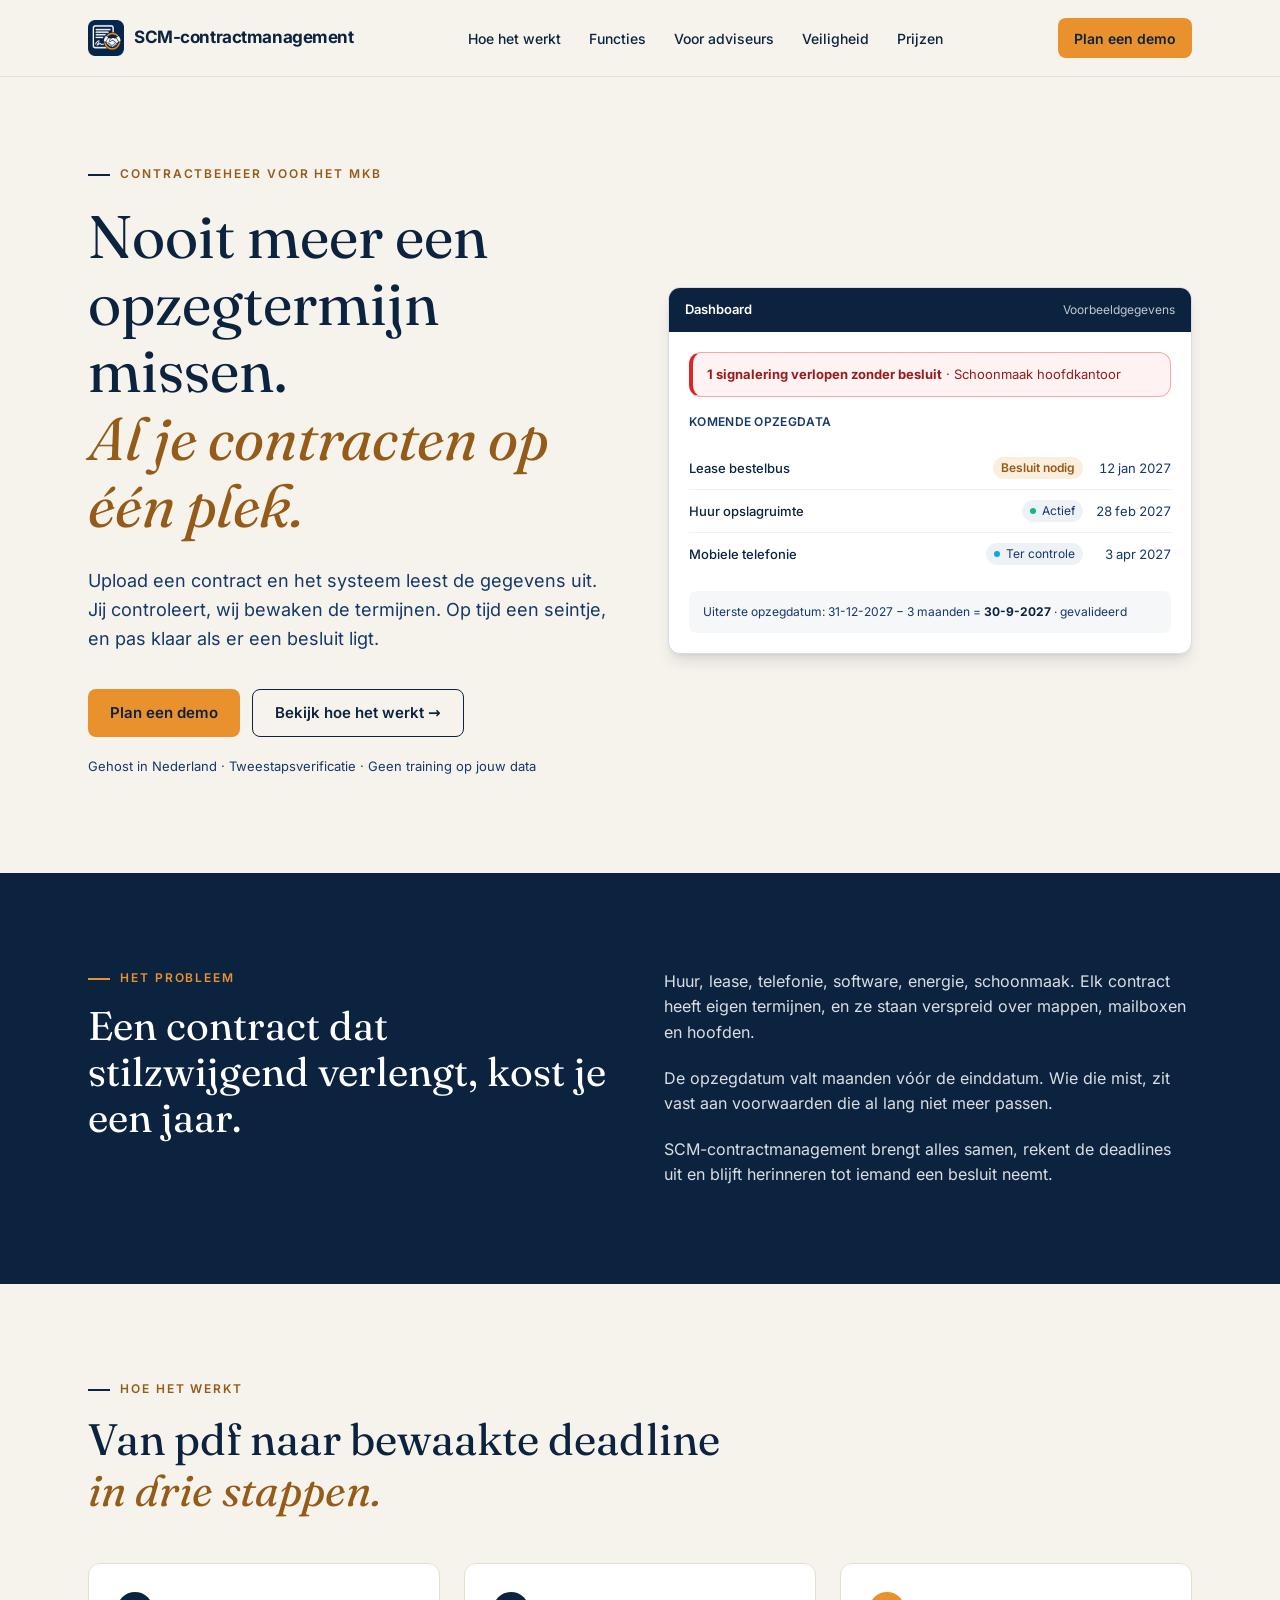
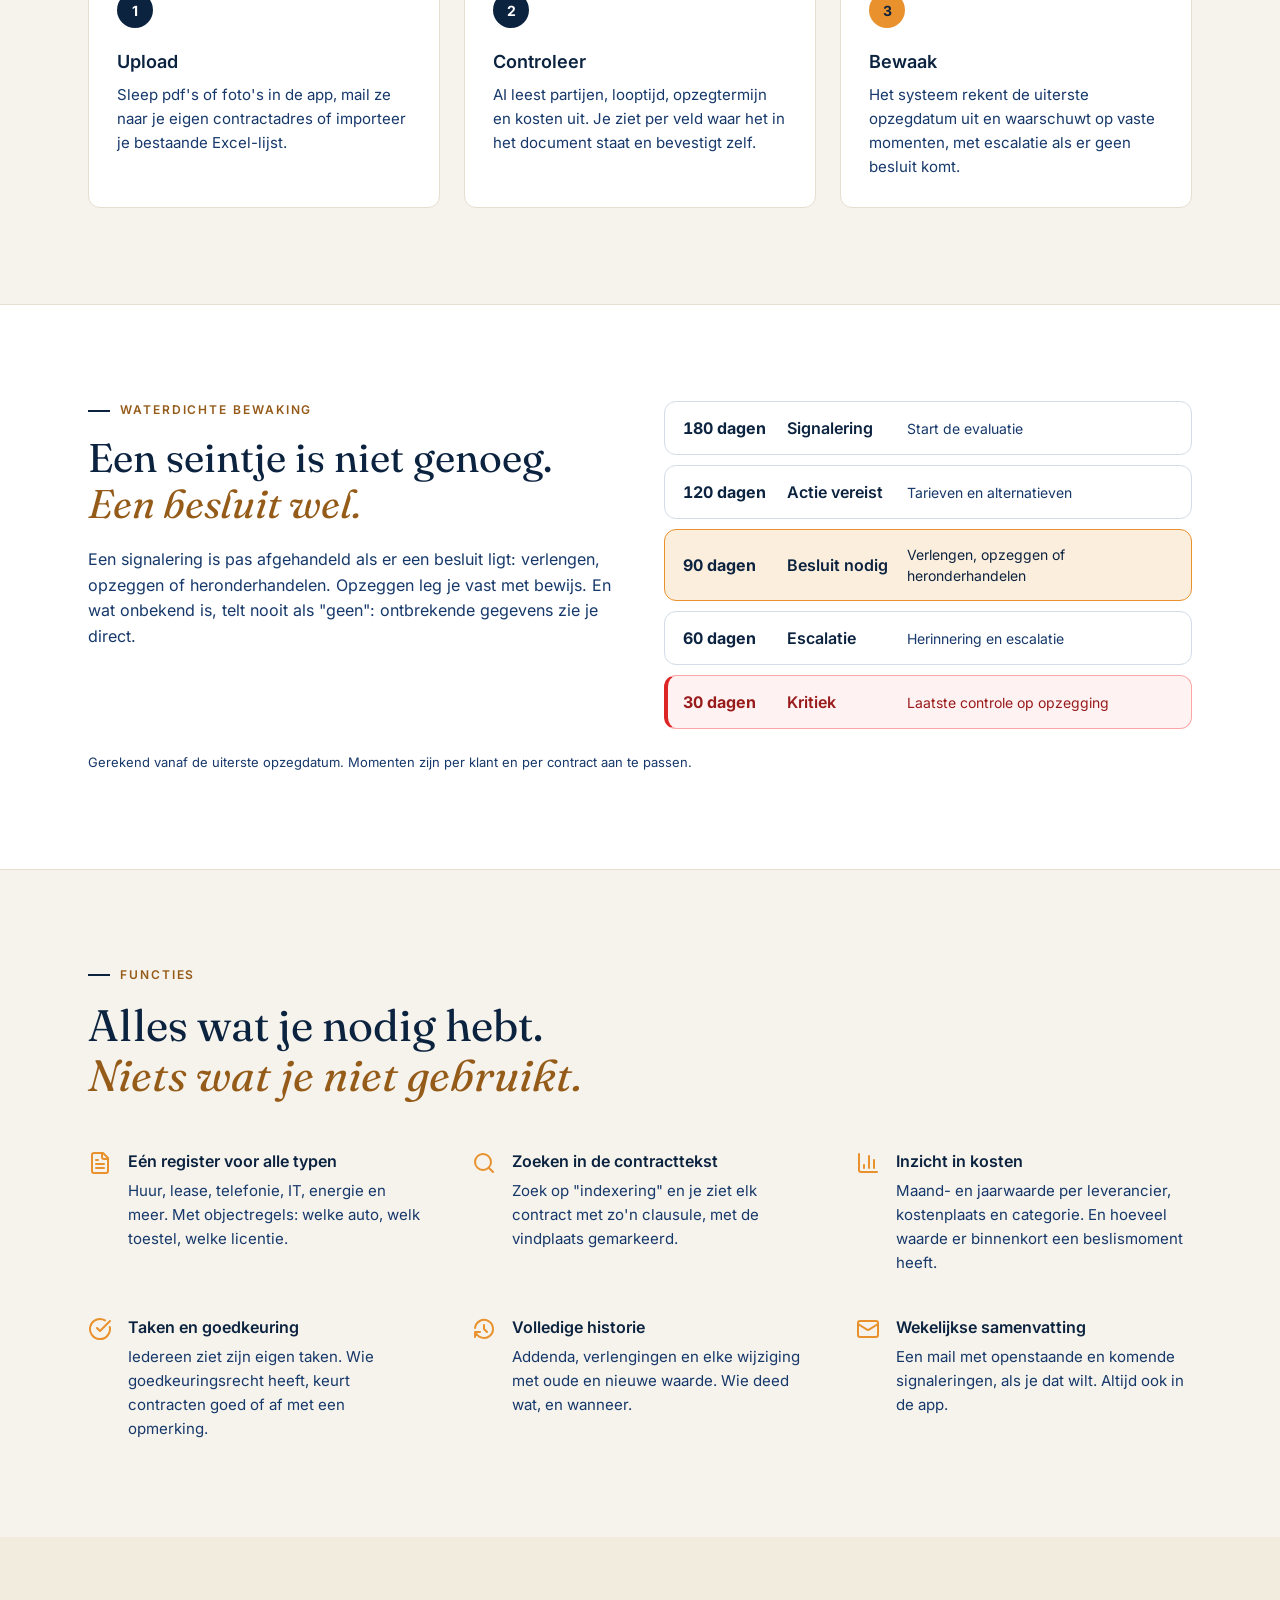
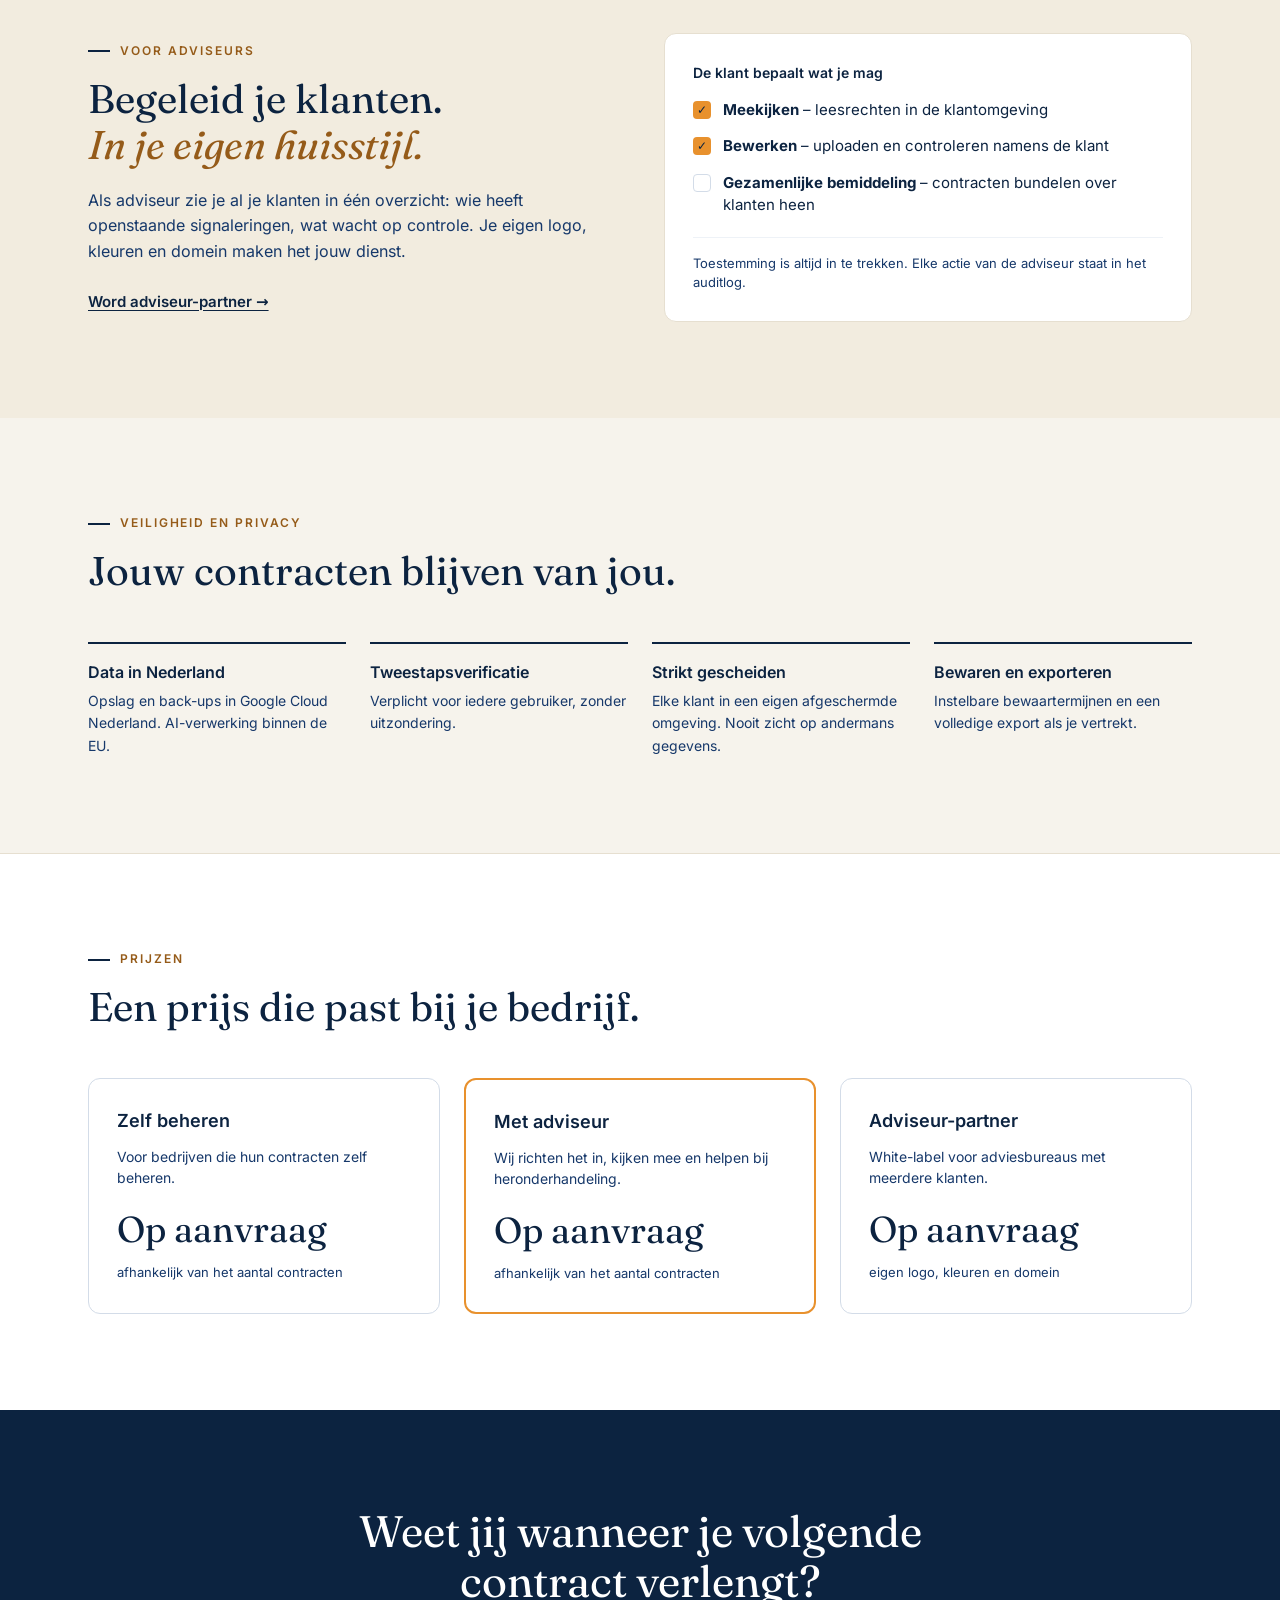
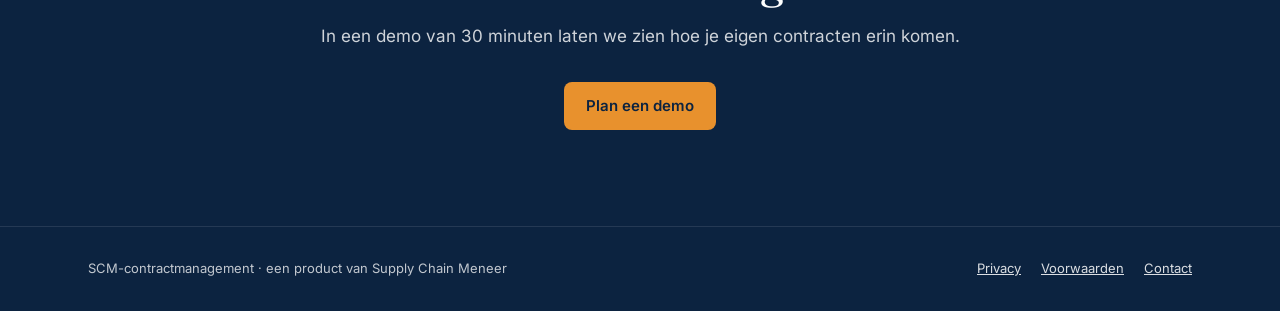
<file: index.html>
<!doctype html>
<html lang="nl">
<head>
<meta charset="utf-8">
<meta name="viewport" content="width=device-width, initial-scale=1">
<title>SCM-contractmanagement – contractbeheer voor het MKB</title>
<meta name="description" content="Al je contracten op één plek. Upload, controleer en bewaak opzegtermijnen, met signalering tot er een besluit ligt.">
<link rel="canonical" href="https://scm-contractmanagement.nl/">
<meta property="og:type" content="website">
<meta property="og:url" content="https://scm-contractmanagement.nl/">
<meta property="og:title" content="SCM-contractmanagement – contractbeheer voor het MKB">
<meta property="og:description" content="Al je contracten op één plek. Upload, controleer en bewaak opzegtermijnen, met signalering tot er een besluit ligt.">
<meta property="og:image" content="https://scm-contractmanagement.nl/og-image.png">
<link rel="icon" href="favicon.ico" sizes="any">
<link rel="apple-touch-icon" href="apple-touch-icon.png">
<link rel="preload" href="fonts/inter.woff2" as="font" type="font/woff2" crossorigin>
<link rel="preload" href="fonts/fraunces.woff2" as="font" type="font/woff2" crossorigin>
<link rel="stylesheet" href="stijl.css">
</head>
<body>
<a class="overslaan" href="#inhoud">Naar de inhoud</a>

<header class="kopbalk">
  <nav class="nav rand" aria-label="Hoofdmenu">
    <a class="merk" href="#inhoud"><img class="beeldmerk" src="beeldmerk.png" alt="" width="36" height="36"><span>SCM-contractmanagement</span></a>
    <div class="nav-links" id="menu">
      <a href="#hoe">Hoe het werkt</a>
      <a href="#functies">Functies</a>
      <a href="#adviseurs">Voor adviseurs</a>
      <a href="#veilig">Veiligheid</a>
      <a href="#prijzen">Prijzen</a>
    </div>
    <div class="nav-rechts">
      <a class="knop knop-klein knop-primair" href="#demo">Plan een demo</a>
      <button class="menuknop" type="button" aria-label="Menu openen" aria-expanded="false" aria-controls="menu">
        <svg aria-hidden="true" width="20" height="20" viewBox="0 0 24 24" fill="none" stroke="currentColor" stroke-width="2" stroke-linecap="round"><path d="M4 6h16M4 12h16M4 18h16"/></svg>
      </button>
    </div>
  </nav>
</header>

<main id="inhoud">
  <section class="hero rand">
    <div>
      <p class="label">Contractbeheer voor het MKB</p>
      <h1>Nooit meer een opzegtermijn missen.<br><em>Al je contracten op één plek.</em></h1>
      <p class="hero-tekst">Upload een contract en het systeem leest de gegevens uit. Jij controleert, wij bewaken de termijnen. Op tijd een seintje, en pas klaar als er een besluit ligt.</p>
      <div class="knoppen">
        <a class="knop knop-primair" href="#demo">Plan een demo</a>
        <a class="knop knop-rand" href="#hoe">Bekijk hoe het werkt →</a>
      </div>
      <p class="hero-noot">Gehost in Nederland · Tweestapsverificatie · Geen training op jouw data</p>
    </div>

    <div>
      <div class="paneel" role="img" aria-label="Voorbeeld van het dashboard met komende opzegdata">
        <div class="paneel-kop"><strong>Dashboard</strong><span>Voorbeeldgegevens</span></div>
        <div class="paneel-romp">
          <div class="waarschuwing"><strong>1 signalering verlopen zonder besluit</strong> · Schoonmaak hoofdkantoor</div>
          <p class="paneel-label">Komende opzegdata</p>
          <div>
            <div class="rij"><span>Lease bestelbus</span><span class="status status-besluit">Besluit nodig</span><time datetime="2027-01-12">12 jan 2027</time></div>
            <div class="rij"><span>Huur opslagruimte</span><span class="status"><i style="background:var(--status-actief)"></i>Actief</span><time datetime="2027-02-28">28 feb 2027</time></div>
            <div class="rij"><span>Mobiele telefonie</span><span class="status"><i style="background:var(--status-controle)"></i>Ter controle</span><time datetime="2027-04-03">3 apr 2027</time></div>
          </div>
          <div class="berekening">Uiterste opzegdatum: 31-12-2027 − 3 maanden = <strong>30-9-2027</strong> · gevalideerd</div>
        </div>
      </div>
    </div>
  </section>

  <section class="vlak-merk">
    <div class="kolommen sectie rand">
      <div>
        <p class="label">Het probleem</p>
        <h2>Een contract dat stilzwijgend verlengt, kost je een jaar.</h2>
      </div>
      <div class="probleem">
        <p>Huur, lease, telefonie, software, energie, schoonmaak. Elk contract heeft eigen termijnen, en ze staan verspreid over mappen, mailboxen en hoofden.</p>
        <p>De opzegdatum valt maanden vóór de einddatum. Wie die mist, zit vast aan voorwaarden die al lang niet meer passen.</p>
        <p>SCM-contractmanagement brengt alles samen, rekent de deadlines uit en blijft herinneren tot iemand een besluit neemt.</p>
      </div>
    </div>
  </section>

  <section id="hoe" class="sectie rand">
    <p class="label">Hoe het werkt</p>
    <h2 class="groot kop-ruimte">Van pdf naar bewaakte deadline<br><em>in drie stappen.</em></h2>
    <div class="stappen">
      <div class="kaart">
        <span class="stap-nr" aria-hidden="true">1</span>
        <h3>Upload</h3>
        <p>Sleep pdf's of foto's in de app, mail ze naar je eigen contractadres of importeer je bestaande Excel-lijst.</p>
      </div>
      <div class="kaart">
        <span class="stap-nr" aria-hidden="true">2</span>
        <h3>Controleer</h3>
        <p>AI leest partijen, looptijd, opzegtermijn en kosten uit. Je ziet per veld waar het in het document staat en bevestigt zelf.</p>
      </div>
      <div class="kaart">
        <span class="stap-nr laatste" aria-hidden="true">3</span>
        <h3>Bewaak</h3>
        <p>Het systeem rekent de uiterste opzegdatum uit en waarschuwt op vaste momenten, met escalatie als er geen besluit komt.</p>
      </div>
    </div>
  </section>

  <section class="vlak-wit onderrand">
    <div class="sectie rand">
      <div class="kolommen">
        <div>
          <p class="label">Waterdichte bewaking</p>
          <h2>Een seintje is niet genoeg.<br><em>Een besluit wel.</em></h2>
          <p class="lede" style="margin-top:20px">Een signalering is pas afgehandeld als er een besluit ligt: verlengen, opzeggen of heronderhandelen. Opzeggen leg je vast met bewijs. En wat onbekend is, telt nooit als "geen": ontbrekende gegevens zie je direct.</p>
        </div>
        <ol class="schema">
          <li><b>180 dagen</b><strong>Signalering</strong><span>Start de evaluatie</span></li>
          <li><b>120 dagen</b><strong>Actie vereist</strong><span>Tarieven en alternatieven</span></li>
          <li class="besluit"><b>90 dagen</b><strong>Besluit nodig</strong><span>Verlengen, opzeggen of heronderhandelen</span></li>
          <li><b>60 dagen</b><strong>Escalatie</strong><span>Herinnering en escalatie</span></li>
          <li class="kritiek"><b>30 dagen</b><strong>Kritiek</strong><span>Laatste controle op opzegging</span></li>
        </ol>
      </div>
      <p class="noot">Gerekend vanaf de uiterste opzegdatum. Momenten zijn per klant en per contract aan te passen.</p>
    </div>
  </section>

  <section id="functies" class="sectie rand">
    <p class="label">Functies</p>
    <h2 class="groot kop-ruimte">Alles wat je nodig hebt.<br><em>Niets wat je niet gebruikt.</em></h2>
    <div class="functies">
      <div class="functie">
        <svg aria-hidden="true" viewBox="0 0 24 24"><path d="M15 2H6a2 2 0 0 0-2 2v16a2 2 0 0 0 2 2h12a2 2 0 0 0 2-2V7Z"/><path d="M14 2v4a2 2 0 0 0 2 2h4"/><path d="M10 9H8"/><path d="M16 13H8"/><path d="M16 17H8"/></svg>
        <div><h3>Eén register voor alle typen</h3><p>Huur, lease, telefonie, IT, energie en meer. Met objectregels: welke auto, welk toestel, welke licentie.</p></div>
      </div>
      <div class="functie">
        <svg aria-hidden="true" viewBox="0 0 24 24"><circle cx="11" cy="11" r="8"/><path d="m21 21-4.3-4.3"/></svg>
        <div><h3>Zoeken in de contracttekst</h3><p>Zoek op "indexering" en je ziet elk contract met zo'n clausule, met de vindplaats gemarkeerd.</p></div>
      </div>
      <div class="functie">
        <svg aria-hidden="true" viewBox="0 0 24 24"><path d="M3 3v16a2 2 0 0 0 2 2h16"/><path d="M18 17V9"/><path d="M13 17V5"/><path d="M8 17v-3"/></svg>
        <div><h3>Inzicht in kosten</h3><p>Maand- en jaarwaarde per leverancier, kostenplaats en categorie. En hoeveel waarde er binnenkort een beslismoment heeft.</p></div>
      </div>
      <div class="functie">
        <svg aria-hidden="true" viewBox="0 0 24 24"><path d="M21.801 10A10 10 0 1 1 17 3.335"/><path d="m9 11 3 3L22 4"/></svg>
        <div><h3>Taken en goedkeuring</h3><p>Iedereen ziet zijn eigen taken. Wie goedkeuringsrecht heeft, keurt contracten goed of af met een opmerking.</p></div>
      </div>
      <div class="functie">
        <svg aria-hidden="true" viewBox="0 0 24 24"><path d="M12 8v4l3 3"/><path d="M3.05 11a9 9 0 1 1 .5 4m-.5 5v-5h5"/></svg>
        <div><h3>Volledige historie</h3><p>Addenda, verlengingen en elke wijziging met oude en nieuwe waarde. Wie deed wat, en wanneer.</p></div>
      </div>
      <div class="functie">
        <svg aria-hidden="true" viewBox="0 0 24 24"><rect width="20" height="16" x="2" y="4" rx="2"/><path d="m22 7-8.97 5.7a1.94 1.94 0 0 1-2.06 0L2 7"/></svg>
        <div><h3>Wekelijkse samenvatting</h3><p>Een mail met openstaande en komende signaleringen, als je dat wilt. Altijd ook in de app.</p></div>
      </div>
    </div>
  </section>

  <section id="adviseurs" class="vlak-creme">
    <div class="kolommen midden sectie rand">
      <div>
        <p class="label">Voor adviseurs</p>
        <h2>Begeleid je klanten.<br><em>In je eigen huisstijl.</em></h2>
        <p class="lede" style="margin:20px 0 24px">Als adviseur zie je al je klanten in één overzicht: wie heeft openstaande signaleringen, wat wacht op controle. Je eigen logo, kleuren en domein maken het jouw dienst.</p>
        <a class="tekstlink" href="#demo">Word adviseur-partner →</a>
      </div>
      <div class="kaart">
        <h3 class="rechten-kop">De klant bepaalt wat je mag</h3>
        <ul class="rechten">
          <li><span class="vink" aria-hidden="true">✓</span><span><strong>Meekijken</strong> – leesrechten in de klantomgeving</span></li>
          <li><span class="vink" aria-hidden="true">✓</span><span><strong>Bewerken</strong> – uploaden en controleren namens de klant</span></li>
          <li><span class="vink leeg" aria-hidden="true"></span><span><strong>Gezamenlijke bemiddeling</strong> – contracten bundelen over klanten heen</span></li>
        </ul>
        <p class="kaart-noot">Toestemming is altijd in te trekken. Elke actie van de adviseur staat in het auditlog.</p>
      </div>
    </div>
  </section>

  <section id="veilig" class="sectie rand">
    <p class="label">Veiligheid en privacy</p>
    <h2 class="kop-ruimte">Jouw contracten blijven van jou.</h2>
    <div class="waarborgen">
      <div><h3>Data in Nederland</h3><p>Opslag en back-ups in Google Cloud Nederland. AI-verwerking binnen de EU.</p></div>
      <div><h3>Tweestapsverificatie</h3><p>Verplicht voor iedere gebruiker, zonder uitzondering.</p></div>
      <div><h3>Strikt gescheiden</h3><p>Elke klant in een eigen afgeschermde omgeving. Nooit zicht op andermans gegevens.</p></div>
      <div><h3>Bewaren en exporteren</h3><p>Instelbare bewaartermijnen en een volledige export als je vertrekt.</p></div>
    </div>
  </section>

  <section id="prijzen" class="vlak-wit">
    <div class="sectie rand">
      <p class="label">Prijzen</p>
      <h2 class="kop-ruimte">Een prijs die past bij je bedrijf.</h2>
      <div class="prijzen">
        <div class="prijs">
          <h3>Zelf beheren</h3>
          <p>Voor bedrijven die hun contracten zelf beheren.</p>
          <p class="bedrag">Op aanvraag</p>
          <p>afhankelijk van het aantal contracten</p>
        </div>
        <div class="prijs uitgelicht">
          <h3>Met adviseur</h3>
          <p>Wij richten het in, kijken mee en helpen bij heronderhandeling.</p>
          <p class="bedrag">Op aanvraag</p>
          <p>afhankelijk van het aantal contracten</p>
        </div>
        <div class="prijs">
          <h3>Adviseur-partner</h3>
          <p>White-label voor adviesbureaus met meerdere klanten.</p>
          <p class="bedrag">Op aanvraag</p>
          <p>eigen logo, kleuren en domein</p>
        </div>
      </div>
    </div>
  </section>

  <section id="demo" class="vlak-merk">
    <div class="oproep sectie rand">
      <h2 class="groot">Weet jij wanneer je volgende contract verlengt?</h2>
      <p>In een demo van 30 minuten laten we zien hoe je eigen contracten erin komen.</p>
      <a class="knop knop-primair" href="mailto:info@supplychainmeneer.nl?subject=Demo%20SCM-contractmanagement">Plan een demo</a>
    </div>
  </section>
</main>

<footer class="voet">
  <div class="voet-romp rand">
    <span>SCM-contractmanagement · een product van Supply Chain Meneer</span>
    <span class="voet-links">
      <a href="privacy.html">Privacy</a>
      <a href="voorwaarden.html">Voorwaarden</a>
      <a href="mailto:info@supplychainmeneer.nl">Contact</a>
    </span>
  </div>
</footer>
<script src="menu.js" defer></script>
</body>
</html>
</file>
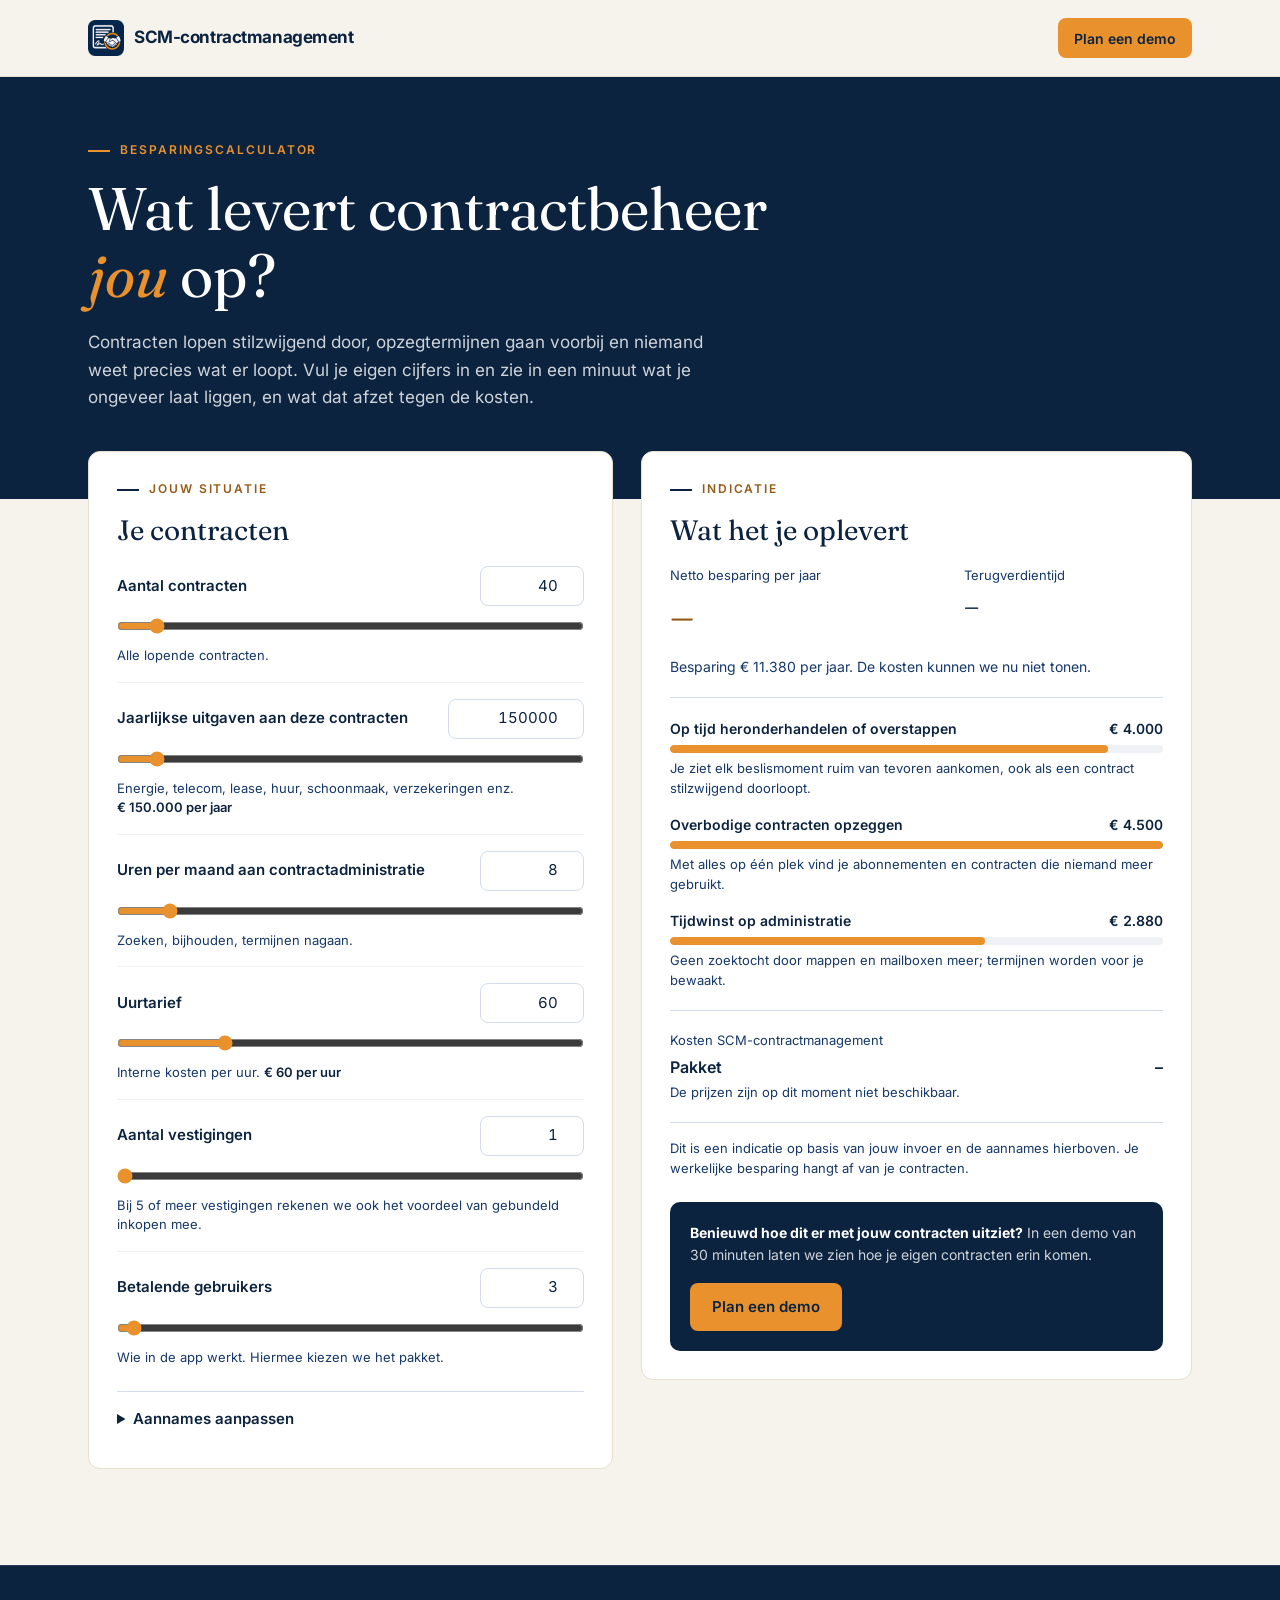
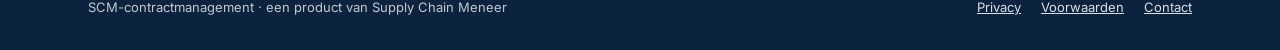
<file: besparingscalculator.html>
<!doctype html>
<html lang="nl">
<head>
<meta charset="utf-8">
<meta name="viewport" content="width=device-width, initial-scale=1">
<title>Besparingscalculator – SCM-contractmanagement</title>
<meta name="description" content="Zie in een minuut wat contractbeheer je ongeveer oplevert, en wat dat afzet tegen de kosten.">
<!-- Voorlopig alleen via de directe link (bouwopdracht §7). Zichtbaar maken: zie README. -->
<meta name="robots" content="noindex, nofollow">
<link rel="icon" href="favicon.ico" sizes="any">
<link rel="apple-touch-icon" href="apple-touch-icon.png">
<link rel="stylesheet" href="stijl.css">
</head>
<body>
<a class="overslaan" href="#invoer">Naar de calculator</a>
<header class="kopbalk">
  <nav class="nav rand" aria-label="Hoofdmenu">
    <a class="merk" href="./"><img class="beeldmerk" src="beeldmerk.png" alt="" width="36" height="36"><span>SCM-contractmanagement</span></a>
    <div class="nav-rechts">
      <a class="knop knop-klein knop-primair" href="mailto:info@supplychainmeneer.nl?subject=Demo%20SCM-contractmanagement" data-demo>Plan een demo</a>
    </div>
  </nav>
</header>

<main>
  <section class="vlak-merk">
    <div class="rand calc-kop">
      <p class="label">Besparingscalculator</p>
      <h1>Wat levert contractbeheer <em>jou</em> op?</h1>
      <p class="calc-lede">Contracten lopen stilzwijgend door, opzegtermijnen gaan voorbij en niemand weet precies wat er loopt. Vul je eigen cijfers in en zie in een minuut wat je ongeveer laat liggen, en wat dat afzet tegen de kosten.</p>
    </div>
  </section>

  <div class="rand calc-raster">
    <section class="calc-paneel" id="invoer" aria-labelledby="invoer-kop">
      <p class="label">Jouw situatie</p>
      <h2 id="invoer-kop" class="calc-h2">Je contracten</h2>

      <div class="veld">
        <div class="veld-kop"><label for="contracten">Aantal contracten</label><input class="getal" type="number" id="contracten-getal" min="1" max="2000" step="1" aria-label="Aantal contracten, als getal"></div>
        <input type="range" id="contracten" min="5" max="500" step="5" value="40">
        <p class="hint">Alle lopende contracten.</p>
      </div>

      <div class="veld">
        <div class="veld-kop"><label for="uitgaven">Jaarlijkse uitgaven aan deze contracten</label><input class="getal getal-breed" type="number" id="uitgaven-getal" min="0" max="100000000" step="1000" aria-label="Jaarlijkse uitgaven in euro, als getal"></div>
        <input type="range" id="uitgaven" min="10000" max="2000000" step="5000" value="150000">
        <p class="hint">Energie, telecom, lease, huur, schoonmaak, verzekeringen enz. <span class="waarde" id="uitgaven-tekst"></span></p>
      </div>

      <div class="veld">
        <div class="veld-kop"><label for="uren">Uren per maand aan contractadministratie</label><input class="getal" type="number" id="uren-getal" min="0" max="500" step="1" aria-label="Uren per maand, als getal"></div>
        <input type="range" id="uren" min="0" max="80" step="1" value="8">
        <p class="hint">Zoeken, bijhouden, termijnen nagaan.</p>
      </div>

      <div class="veld">
        <div class="veld-kop"><label for="uurtarief">Uurtarief</label><input class="getal" type="number" id="uurtarief-getal" min="0" max="500" step="5" aria-label="Uurtarief in euro, als getal"></div>
        <input type="range" id="uurtarief" min="20" max="200" step="5" value="60">
        <p class="hint">Interne kosten per uur. <span class="waarde" id="uurtarief-tekst"></span></p>
      </div>

      <div class="veld">
        <div class="veld-kop"><label for="vestigingen">Aantal vestigingen</label><input class="getal" type="number" id="vestigingen-getal" min="1" max="500" step="1" aria-label="Aantal vestigingen, als getal"></div>
        <input type="range" id="vestigingen" min="1" max="100" step="1" value="1">
        <p class="hint">Bij 5 of meer vestigingen rekenen we ook het voordeel van gebundeld inkopen mee.</p>
      </div>

      <div class="veld">
        <div class="veld-kop"><label for="gebruikers">Betalende gebruikers</label><input class="getal" type="number" id="gebruikers-getal" min="1" max="1000" step="1" aria-label="Betalende gebruikers, als getal"></div>
        <input type="range" id="gebruikers" min="1" max="100" step="1" value="3">
        <p class="hint">Wie in de app werkt. Hiermee kiezen we het pakket.</p>
      </div>

      <details class="aannames">
        <summary>Aannames aanpassen</summary>
        <p class="hint">Dit zijn aannames, geen gemiddelden uit de markt. Pas ze aan aan je eigen situatie.</p>
        <div class="aanname"><label for="looptijdJaren">Gemiddelde looptijd van een contract (jaar)</label><input class="getal" type="number" id="looptijdJaren" min="1" max="20" step="0.5"></div>
        <div class="aanname"><label for="prijsvoordeel">Prijsvoordeel door op tijd heronderhandelen of overstappen (%)</label><input class="getal" type="number" id="prijsvoordeel" min="0" max="50" step="0.5"></div>
        <div class="aanname"><label for="overbodig">Aandeel overbodige contracten dat je vindt en opzegt (%)</label><input class="getal" type="number" id="overbodig" min="0" max="50" step="0.5"></div>
        <div class="aanname"><label for="tijdwinst">Tijdwinst op administratie (%)</label><input class="getal" type="number" id="tijdwinst" min="0" max="100" step="5"></div>
        <div class="aanname"><label for="bundelbaar">Aandeel uitgaven dat te bundelen is, bij 5 of meer vestigingen (%)</label><input class="getal" type="number" id="bundelbaar" min="0" max="100" step="5"></div>
        <div class="aanname"><label for="bundelvoordeel">Bundelvoordeel op dat deel (%)</label><input class="getal" type="number" id="bundelvoordeel" min="0" max="50" step="0.5"></div>
        <button type="button" class="knop knop-klein knop-rand" id="standaard">Terug naar de standaardaannames</button>
      </details>
    </section>

    <section class="calc-paneel uitkomst" aria-labelledby="uitkomst-kop">
      <p class="label">Indicatie</p>
      <h2 id="uitkomst-kop" class="calc-h2">Wat het je oplevert</h2>

      <div aria-live="polite">
        <div class="hoofdcijfers">
          <div>
            <p class="cijfer-label">Netto besparing per jaar</p>
            <p class="cijfer" id="netto"></p>
          </div>
          <div>
            <p class="cijfer-label">Terugverdientijd</p>
            <p class="cijfer cijfer-klein" id="terug"></p>
          </div>
        </div>
        <p class="calc-sub" id="totaal"></p>
      </div>

      <div class="staven" id="staven"></div>

      <div class="kosten">
        <p class="cijfer-label">Kosten SCM-contractmanagement</p>
        <p class="kosten-regel"><span id="pakket"></span><span id="kosten"></span></p>
        <p class="hint" id="pakket-uitleg"></p>
      </div>

      <p class="hint calc-disclaimer">Dit is een indicatie op basis van jouw invoer en de aannames hierboven. Je werkelijke besparing hangt af van je contracten.</p>

      <div class="calc-oproep">
        <p><strong>Benieuwd hoe dit er met jouw contracten uitziet?</strong> In een demo van 30 minuten laten we zien hoe je eigen contracten erin komen.</p>
        <a class="knop knop-primair" href="mailto:info@supplychainmeneer.nl?subject=Demo%20SCM-contractmanagement" data-demo id="demo">Plan een demo</a>
      </div>
    </section>
  </div>
</main>

<footer class="voet">
  <div class="voet-romp rand">
    <span>SCM-contractmanagement · een product van Supply Chain Meneer</span>
    <span class="voet-links">
      <a href="privacy.html">Privacy</a>
      <a href="voorwaarden.html">Voorwaarden</a>
      <a href="mailto:info@supplychainmeneer.nl">Contact</a>
    </span>
  </div>
</footer>
<script type="module" src="calculator.js"></script>
</body>
</html>
</file>
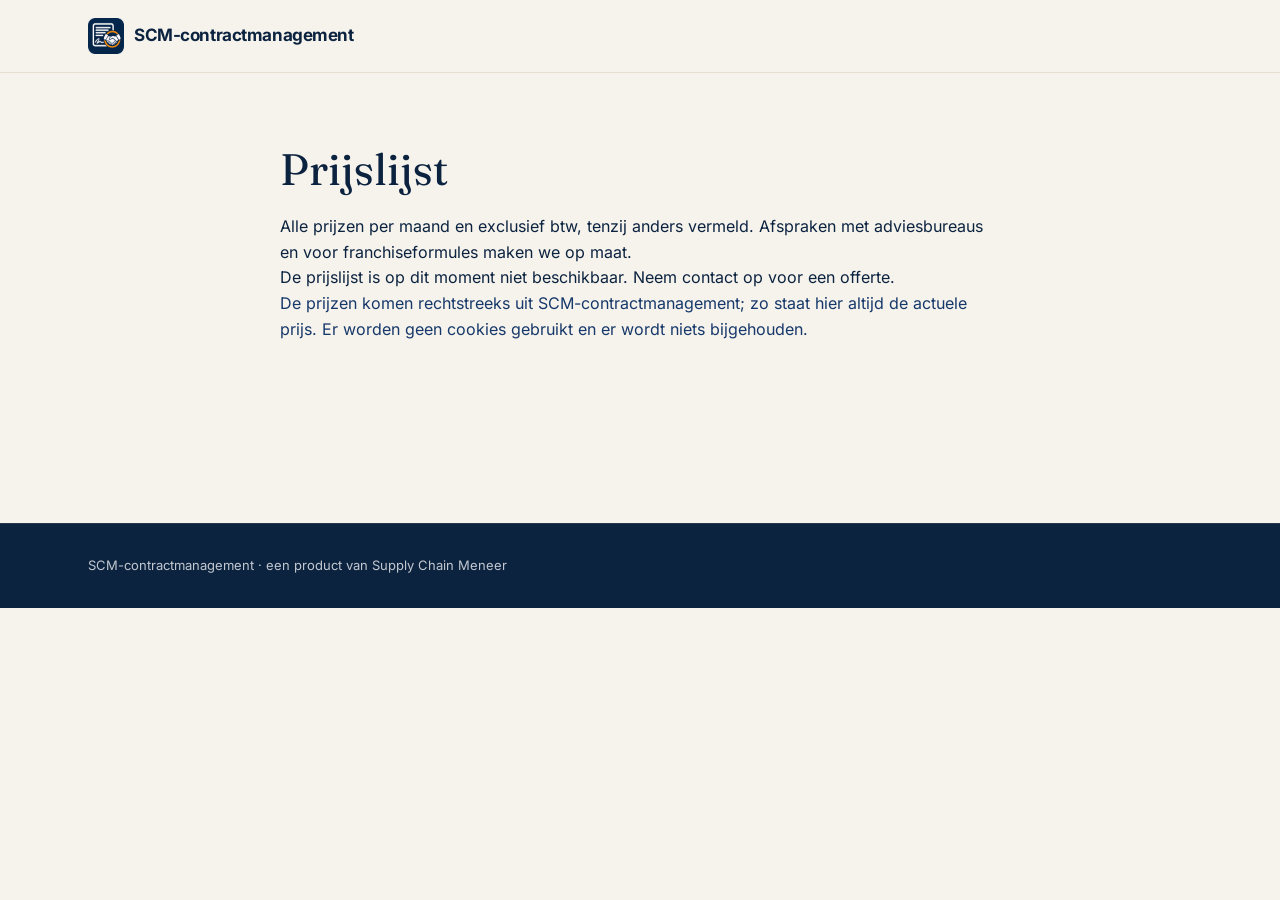
<file: prijslijst.html>
<!doctype html>
<html lang="nl">
<head>
<meta charset="utf-8">
<meta name="viewport" content="width=device-width, initial-scale=1">
<title>Prijslijst – SCM-contractmanagement</title>
<meta name="description" content="De prijzen van SCM-contractmanagement, per maand en exclusief btw.">
<!-- Voorlopig verborgen tot de bedragen definitief zijn (bouwopdracht 17-11-2026, onderdeel E): geen link, niet in de sitemap, noindex. -->
<meta name="robots" content="noindex, nofollow">
<link rel="icon" href="favicon.ico" sizes="any">
<link rel="apple-touch-icon" href="apple-touch-icon.png">
<link rel="stylesheet" href="stijl.css">
</head>
<body>
<header class="kopbalk">
  <nav class="nav rand" aria-label="Hoofdmenu">
    <a class="merk" href="./"><img class="beeldmerk" src="beeldmerk.png" alt="" width="36" height="36"><span>SCM-contractmanagement</span></a>
  </nav>
</header>
<main class="los tekstpagina rand">
  <h1>Prijslijst</h1>
  <p>Alle prijzen per maand en exclusief btw, tenzij anders vermeld. Afspraken met adviesbureaus en voor franchiseformules maken we op maat.</p>
  <div id="prijzen" aria-live="polite">
    <p>De prijzen worden geladen…</p>
  </div>
  <p class="hint">De prijzen komen rechtstreeks uit SCM-contractmanagement; zo staat hier altijd de actuele prijs. Er worden geen cookies gebruikt en er wordt niets bijgehouden.</p>
</main>
<footer class="voet">
  <div class="voet-romp rand">
    <span>SCM-contractmanagement · een product van Supply Chain Meneer</span>
  </div>
</footer>
<script type="module">
  import { laadPrijzen } from "./prijsbron.js";

  const GROEPEN = { pakket: "Pakketten", gebruikers: "Gebruikers", franchise: "Franchise en groepen", module: "Modules", eenmalig: "Eenmalig", adviesbureau: "Adviesbureaus" };
  const EENHEDEN = { betalende_gebruiker: "per gebruiker per maand", klant: "per maand", vestiging: "per vestiging per maand", adviseur: "per adviseur per maand", vast_maand: "per maand", eenmalig: "eenmalig" };
  const eur = new Intl.NumberFormat("nl-NL", { style: "currency", currency: "EUR" });
  const doel = document.getElementById("prijzen");

  const antwoord = await laadPrijzen();
  if (!antwoord || !Array.isArray(antwoord.prijzen) || antwoord.prijzen.length === 0) {
    doel.innerHTML = "";
    const p = document.createElement("p");
    p.textContent = "De prijslijst is op dit moment niet beschikbaar. Neem contact op voor een offerte.";
    doel.append(p);
  } else {
    doel.innerHTML = "";
    const perGroep = new Map();
    for (const p of antwoord.prijzen) {
      if (!perGroep.has(p.groep)) perGroep.set(p.groep, []);
      perGroep.get(p.groep).push(p);
    }
    for (const [groep, lijst] of perGroep) {
      const h = document.createElement("h2");
      h.textContent = GROEPEN[groep] ?? groep;
      const ul = document.createElement("ul");
      for (const p of lijst) {
        const li = document.createElement("li");
        const naam = document.createElement("strong");
        naam.textContent = p.naam;
        li.append(naam, ` – ${eur.format(p.bedrag)} ${EENHEDEN[p.eenheid] ?? ""}`);
        ul.append(li);
      }
      doel.append(h, ul);
    }
  }
</script>
</body>
</html>
</file>
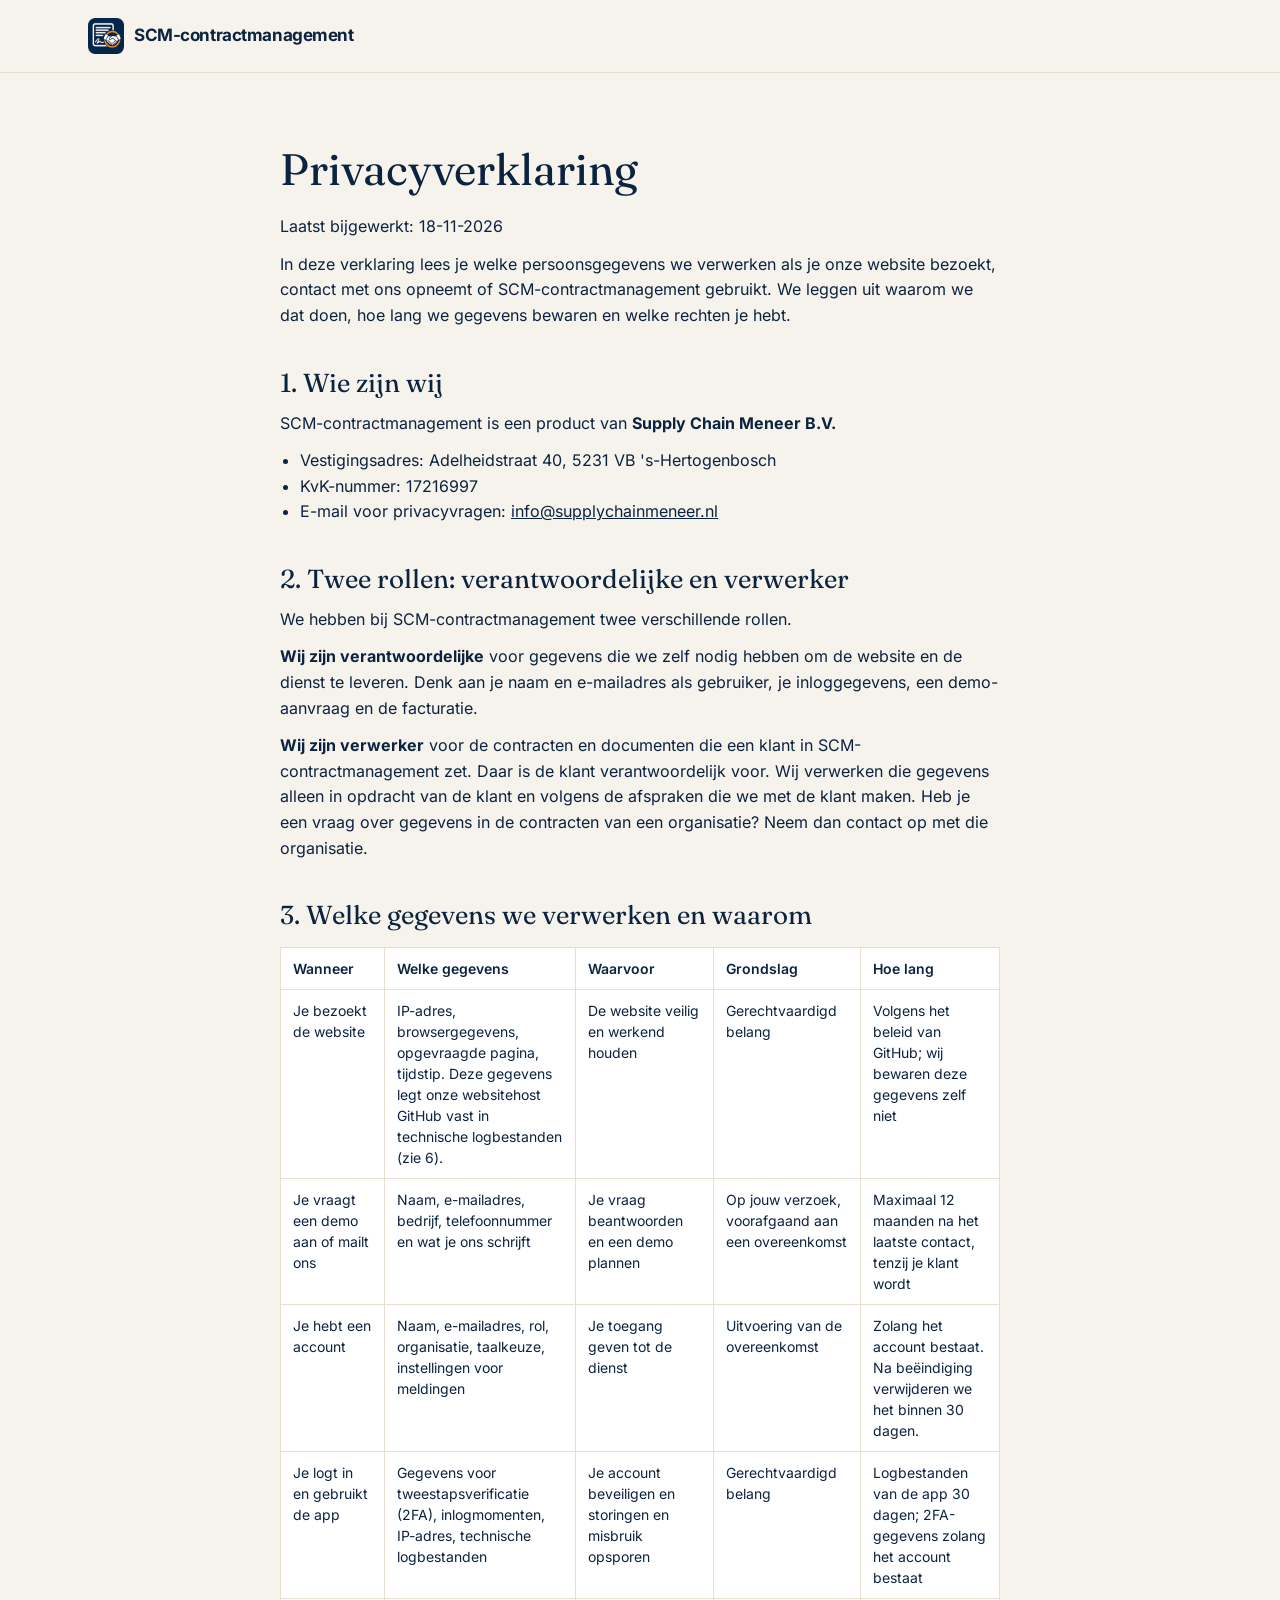
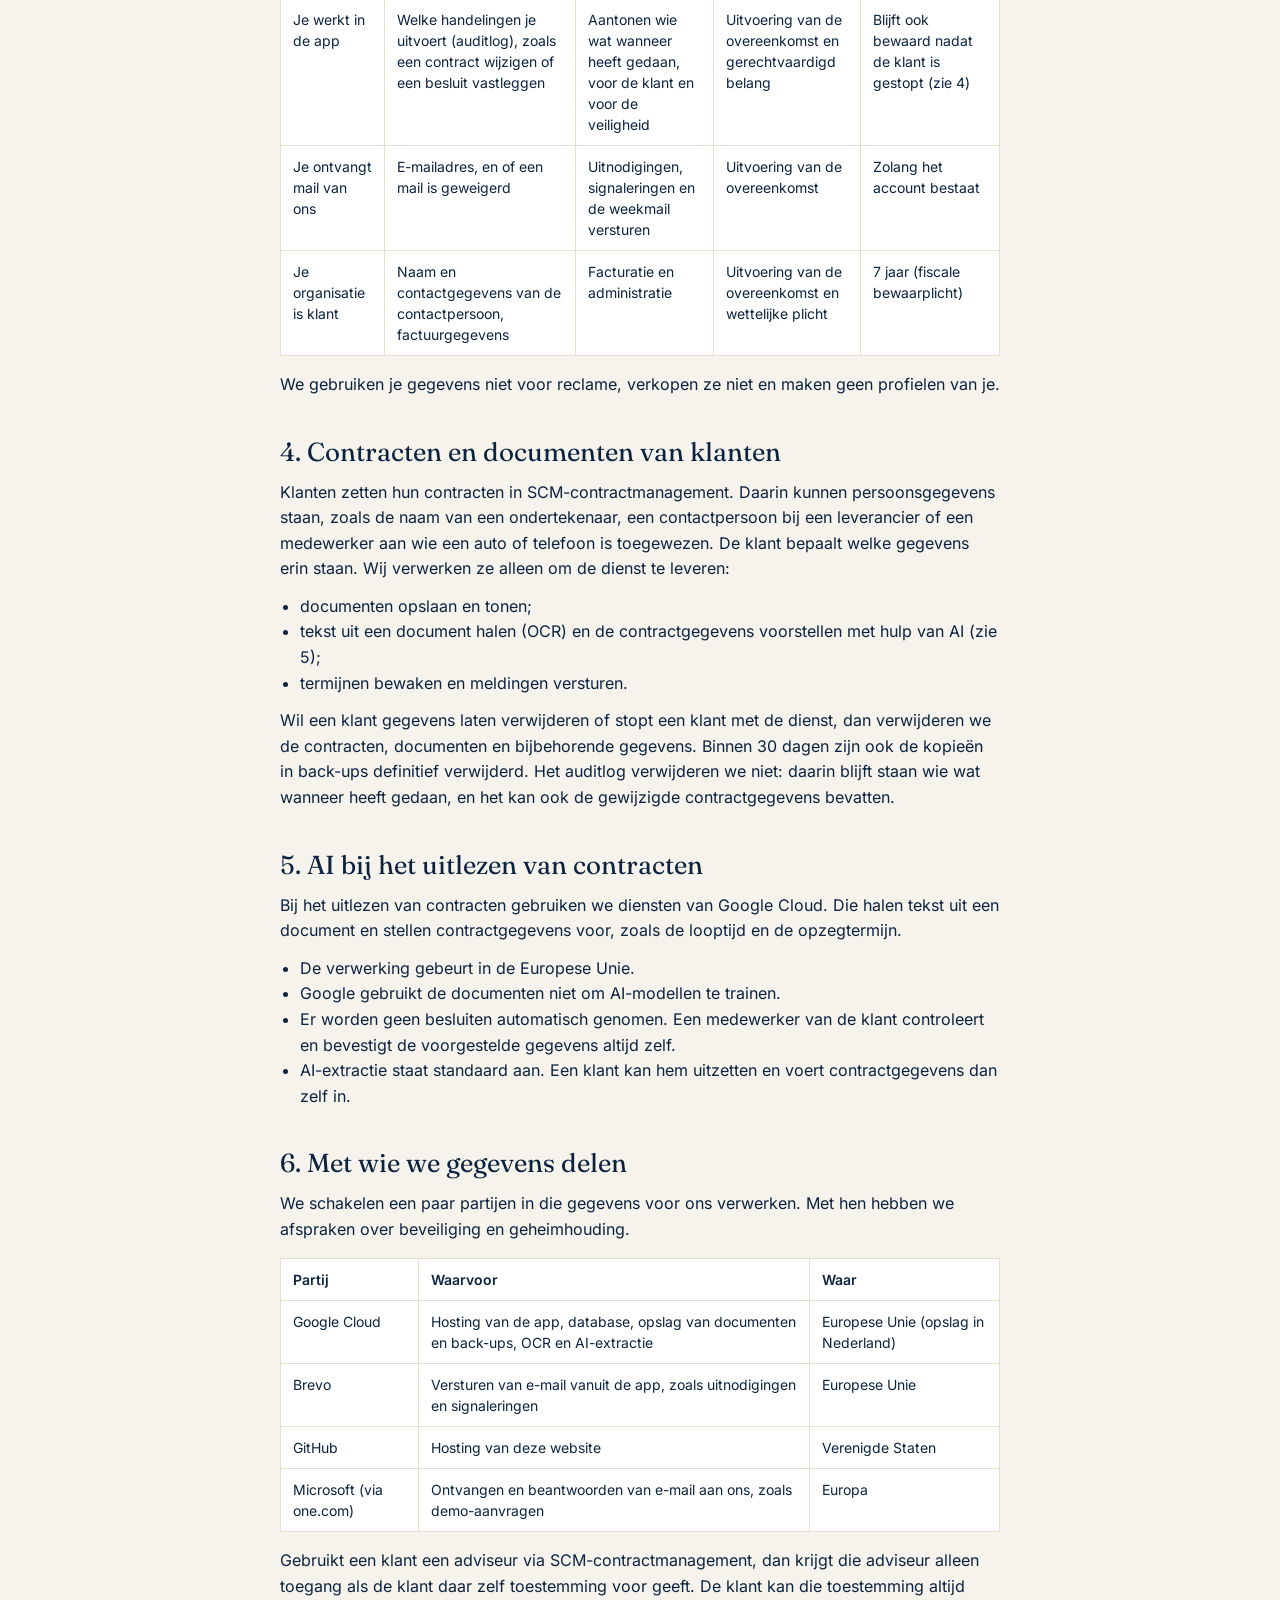
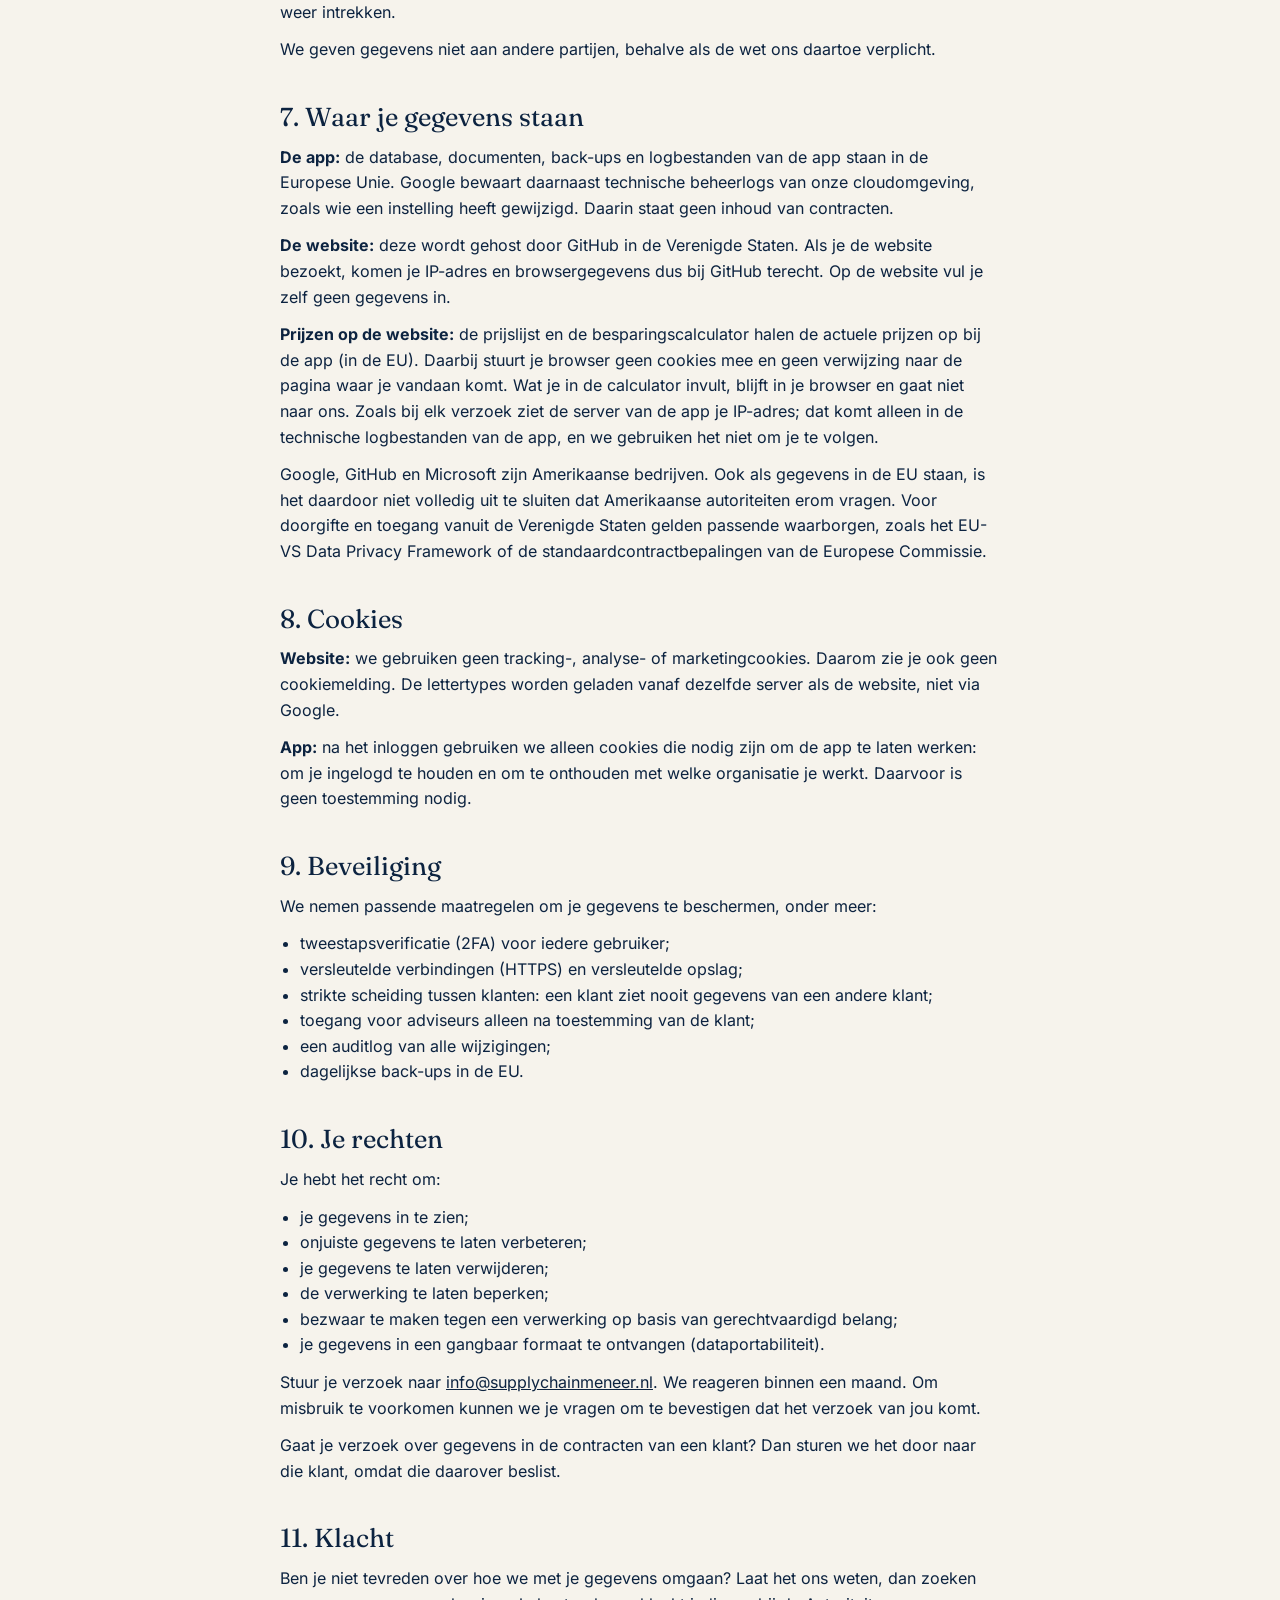
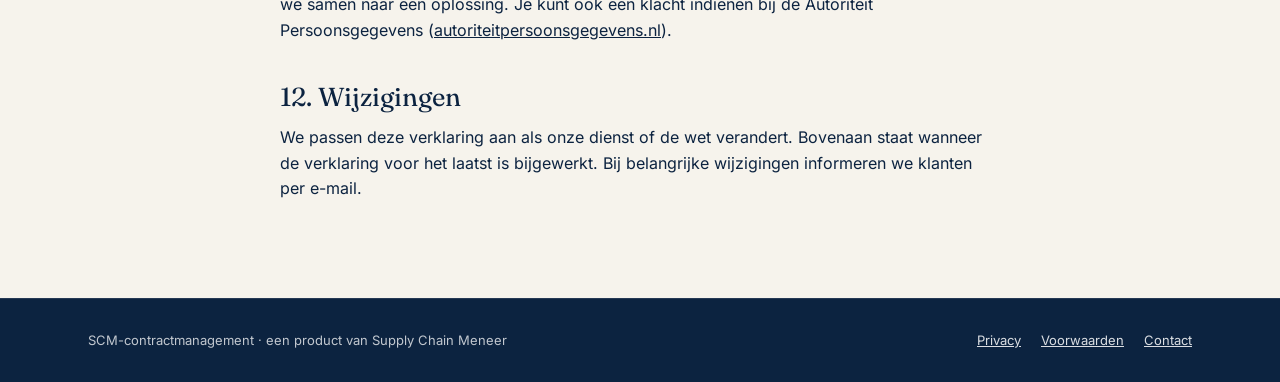
<file: privacy.html>
<!doctype html>
<html lang="nl">
<head>
<meta charset="utf-8">
<meta name="viewport" content="width=device-width, initial-scale=1">
<title>Privacyverklaring – SCM-contractmanagement</title>
<meta name="description" content="Privacyverklaring van SCM-contractmanagement.">
<link rel="icon" href="favicon.ico" sizes="any">
<link rel="apple-touch-icon" href="apple-touch-icon.png">
<link rel="stylesheet" href="stijl.css">
</head>
<body>
<header class="kopbalk">
  <nav class="nav rand" aria-label="Hoofdmenu">
    <a class="merk" href="./"><img class="beeldmerk" src="beeldmerk.png" alt="" width="36" height="36"><span>SCM-contractmanagement</span></a>
  </nav>
</header>
<main class="los tekstpagina rand">
  <h1>Privacyverklaring</h1>
  <p>Laatst bijgewerkt: 18-11-2026</p>
  <p>In deze verklaring lees je welke persoonsgegevens we verwerken als je onze website bezoekt, contact met ons opneemt of SCM-contractmanagement gebruikt. We leggen uit waarom we dat doen, hoe lang we gegevens bewaren en welke rechten je hebt.</p>
  <h2>1. Wie zijn wij</h2>
  <p>SCM-contractmanagement is een product van <strong>Supply Chain Meneer B.V.</strong></p>
  <ul>
    <li>Vestigingsadres: Adelheidstraat 40, 5231 VB 's-Hertogenbosch</li>
    <li>KvK-nummer: 17216997</li>
    <li>E-mail voor privacyvragen: <a href="mailto:info@supplychainmeneer.nl">info@supplychainmeneer.nl</a></li>
  </ul>
  <h2>2. Twee rollen: verantwoordelijke en verwerker</h2>
  <p>We hebben bij SCM-contractmanagement twee verschillende rollen.</p>
  <p><strong>Wij zijn verantwoordelijke</strong> voor gegevens die we zelf nodig hebben om de website en de dienst te leveren. Denk aan je naam en e-mailadres als gebruiker, je inloggegevens, een demo-aanvraag en de facturatie.</p>
  <p><strong>Wij zijn verwerker</strong> voor de contracten en documenten die een klant in SCM-contractmanagement zet. Daar is de klant verantwoordelijk voor. Wij verwerken die gegevens alleen in opdracht van de klant en volgens de afspraken die we met de klant maken. Heb je een vraag over gegevens in de contracten van een organisatie? Neem dan contact op met die organisatie.</p>
  <h2>3. Welke gegevens we verwerken en waarom</h2>
  <div class="tabel"><table>
    <thead><tr><th scope="col">Wanneer</th><th scope="col">Welke gegevens</th><th scope="col">Waarvoor</th><th scope="col">Grondslag</th><th scope="col">Hoe lang</th></tr></thead>
    <tbody>
      <tr><td>Je bezoekt de website</td><td>IP-adres, browsergegevens, opgevraagde pagina, tijdstip. Deze gegevens legt onze websitehost GitHub vast in technische logbestanden (zie 6).</td><td>De website veilig en werkend houden</td><td>Gerechtvaardigd belang</td><td>Volgens het beleid van GitHub; wij bewaren deze gegevens zelf niet</td></tr>
      <tr><td>Je vraagt een demo aan of mailt ons</td><td>Naam, e-mailadres, bedrijf, telefoonnummer en wat je ons schrijft</td><td>Je vraag beantwoorden en een demo plannen</td><td>Op jouw verzoek, voorafgaand aan een overeenkomst</td><td>Maximaal 12 maanden na het laatste contact, tenzij je klant wordt</td></tr>
      <tr><td>Je hebt een account</td><td>Naam, e-mailadres, rol, organisatie, taalkeuze, instellingen voor meldingen</td><td>Je toegang geven tot de dienst</td><td>Uitvoering van de overeenkomst</td><td>Zolang het account bestaat. Na beëindiging verwijderen we het binnen 30 dagen.</td></tr>
      <tr><td>Je logt in en gebruikt de app</td><td>Gegevens voor tweestapsverificatie (2FA), inlogmomenten, IP-adres, technische logbestanden</td><td>Je account beveiligen en storingen en misbruik opsporen</td><td>Gerechtvaardigd belang</td><td>Logbestanden van de app 30 dagen; 2FA-gegevens zolang het account bestaat</td></tr>
      <tr><td>Je werkt in de app</td><td>Welke handelingen je uitvoert (auditlog), zoals een contract wijzigen of een besluit vastleggen</td><td>Aantonen wie wat wanneer heeft gedaan, voor de klant en voor de veiligheid</td><td>Uitvoering van de overeenkomst en gerechtvaardigd belang</td><td>Blijft ook bewaard nadat de klant is gestopt (zie 4)</td></tr>
      <tr><td>Je ontvangt mail van ons</td><td>E-mailadres, en of een mail is geweigerd</td><td>Uitnodigingen, signaleringen en de weekmail versturen</td><td>Uitvoering van de overeenkomst</td><td>Zolang het account bestaat</td></tr>
      <tr><td>Je organisatie is klant</td><td>Naam en contactgegevens van de contactpersoon, factuurgegevens</td><td>Facturatie en administratie</td><td>Uitvoering van de overeenkomst en wettelijke plicht</td><td>7 jaar (fiscale bewaarplicht)</td></tr>
    </tbody>
  </table></div>
  <p>We gebruiken je gegevens niet voor reclame, verkopen ze niet en maken geen profielen van je.</p>
  <h2>4. Contracten en documenten van klanten</h2>
  <p>Klanten zetten hun contracten in SCM-contractmanagement. Daarin kunnen persoonsgegevens staan, zoals de naam van een ondertekenaar, een contactpersoon bij een leverancier of een medewerker aan wie een auto of telefoon is toegewezen. De klant bepaalt welke gegevens erin staan. Wij verwerken ze alleen om de dienst te leveren:</p>
  <ul>
    <li>documenten opslaan en tonen;</li>
    <li>tekst uit een document halen (OCR) en de contractgegevens voorstellen met hulp van AI (zie 5);</li>
    <li>termijnen bewaken en meldingen versturen.</li>
  </ul>
  <p>Wil een klant gegevens laten verwijderen of stopt een klant met de dienst, dan verwijderen we de contracten, documenten en bijbehorende gegevens. Binnen 30 dagen zijn ook de kopieën in back-ups definitief verwijderd. Het auditlog verwijderen we niet: daarin blijft staan wie wat wanneer heeft gedaan, en het kan ook de gewijzigde contractgegevens bevatten.</p>
  <h2>5. AI bij het uitlezen van contracten</h2>
  <p>Bij het uitlezen van contracten gebruiken we diensten van Google Cloud. Die halen tekst uit een document en stellen contractgegevens voor, zoals de looptijd en de opzegtermijn.</p>
  <ul>
    <li>De verwerking gebeurt in de Europese Unie.</li>
    <li>Google gebruikt de documenten niet om AI-modellen te trainen.</li>
    <li>Er worden geen besluiten automatisch genomen. Een medewerker van de klant controleert en bevestigt de voorgestelde gegevens altijd zelf.</li>
    <li>AI-extractie staat standaard aan. Een klant kan hem uitzetten en voert contractgegevens dan zelf in.</li>
  </ul>
  <h2>6. Met wie we gegevens delen</h2>
  <p>We schakelen een paar partijen in die gegevens voor ons verwerken. Met hen hebben we afspraken over beveiliging en geheimhouding.</p>
  <div class="tabel"><table>
    <thead><tr><th scope="col">Partij</th><th scope="col">Waarvoor</th><th scope="col">Waar</th></tr></thead>
    <tbody>
      <tr><td>Google Cloud</td><td>Hosting van de app, database, opslag van documenten en back-ups, OCR en AI-extractie</td><td>Europese Unie (opslag in Nederland)</td></tr>
      <tr><td>Brevo</td><td>Versturen van e-mail vanuit de app, zoals uitnodigingen en signaleringen</td><td>Europese Unie</td></tr>
      <tr><td>GitHub</td><td>Hosting van deze website</td><td>Verenigde Staten</td></tr>
      <tr><td>Microsoft (via one.com)</td><td>Ontvangen en beantwoorden van e-mail aan ons, zoals demo-aanvragen</td><td>Europa</td></tr>
    </tbody>
  </table></div>
  <p>Gebruikt een klant een adviseur via SCM-contractmanagement, dan krijgt die adviseur alleen toegang als de klant daar zelf toestemming voor geeft. De klant kan die toestemming altijd weer intrekken.</p>
  <p>We geven gegevens niet aan andere partijen, behalve als de wet ons daartoe verplicht.</p>
  <h2>7. Waar je gegevens staan</h2>
  <p><strong>De app:</strong> de database, documenten, back-ups en logbestanden van de app staan in de Europese Unie. Google bewaart daarnaast technische beheerlogs van onze cloudomgeving, zoals wie een instelling heeft gewijzigd. Daarin staat geen inhoud van contracten.</p>
  <p><strong>De website:</strong> deze wordt gehost door GitHub in de Verenigde Staten. Als je de website bezoekt, komen je IP-adres en browsergegevens dus bij GitHub terecht. Op de website vul je zelf geen gegevens in.</p>
  <p><strong>Prijzen op de website:</strong> de prijslijst en de besparingscalculator halen de actuele prijzen op bij de app (in de EU). Daarbij stuurt je browser geen cookies mee en geen verwijzing naar de pagina waar je vandaan komt. Wat je in de calculator invult, blijft in je browser en gaat niet naar ons. Zoals bij elk verzoek ziet de server van de app je IP-adres; dat komt alleen in de technische logbestanden van de app, en we gebruiken het niet om je te volgen.</p>
  <p>Google, GitHub en Microsoft zijn Amerikaanse bedrijven. Ook als gegevens in de EU staan, is het daardoor niet volledig uit te sluiten dat Amerikaanse autoriteiten erom vragen. Voor doorgifte en toegang vanuit de Verenigde Staten gelden passende waarborgen, zoals het EU-VS Data Privacy Framework of de standaardcontractbepalingen van de Europese Commissie.</p>
  <h2>8. Cookies</h2>
  <p><strong>Website:</strong> we gebruiken geen tracking-, analyse- of marketingcookies. Daarom zie je ook geen cookiemelding. De lettertypes worden geladen vanaf dezelfde server als de website, niet via Google.</p>
  <p><strong>App:</strong> na het inloggen gebruiken we alleen cookies die nodig zijn om de app te laten werken: om je ingelogd te houden en om te onthouden met welke organisatie je werkt. Daarvoor is geen toestemming nodig.</p>
  <h2>9. Beveiliging</h2>
  <p>We nemen passende maatregelen om je gegevens te beschermen, onder meer:</p>
  <ul>
    <li>tweestapsverificatie (2FA) voor iedere gebruiker;</li>
    <li>versleutelde verbindingen (HTTPS) en versleutelde opslag;</li>
    <li>strikte scheiding tussen klanten: een klant ziet nooit gegevens van een andere klant;</li>
    <li>toegang voor adviseurs alleen na toestemming van de klant;</li>
    <li>een auditlog van alle wijzigingen;</li>
    <li>dagelijkse back-ups in de EU.</li>
  </ul>
  <h2>10. Je rechten</h2>
  <p>Je hebt het recht om:</p>
  <ul>
    <li>je gegevens in te zien;</li>
    <li>onjuiste gegevens te laten verbeteren;</li>
    <li>je gegevens te laten verwijderen;</li>
    <li>de verwerking te laten beperken;</li>
    <li>bezwaar te maken tegen een verwerking op basis van gerechtvaardigd belang;</li>
    <li>je gegevens in een gangbaar formaat te ontvangen (dataportabiliteit).</li>
  </ul>
  <p>Stuur je verzoek naar <a href="mailto:info@supplychainmeneer.nl">info@supplychainmeneer.nl</a>. We reageren binnen een maand. Om misbruik te voorkomen kunnen we je vragen om te bevestigen dat het verzoek van jou komt.</p>
  <p>Gaat je verzoek over gegevens in de contracten van een klant? Dan sturen we het door naar die klant, omdat die daarover beslist.</p>
  <h2>11. Klacht</h2>
  <p>Ben je niet tevreden over hoe we met je gegevens omgaan? Laat het ons weten, dan zoeken we samen naar een oplossing. Je kunt ook een klacht indienen bij de Autoriteit Persoonsgegevens (<a href="https://www.autoriteitpersoonsgegevens.nl">autoriteitpersoonsgegevens.nl</a>).</p>
  <h2>12. Wijzigingen</h2>
  <p>We passen deze verklaring aan als onze dienst of de wet verandert. Bovenaan staat wanneer de verklaring voor het laatst is bijgewerkt. Bij belangrijke wijzigingen informeren we klanten per e-mail.</p>
</main>
<footer class="voet">
  <div class="voet-romp rand">
    <span>SCM-contractmanagement · een product van Supply Chain Meneer</span>
    <span class="voet-links">
      <a href="privacy.html">Privacy</a>
      <a href="voorwaarden.html">Voorwaarden</a>
      <a href="mailto:info@supplychainmeneer.nl">Contact</a>
    </span>
  </div>
</footer>
</body>
</html>
</file>
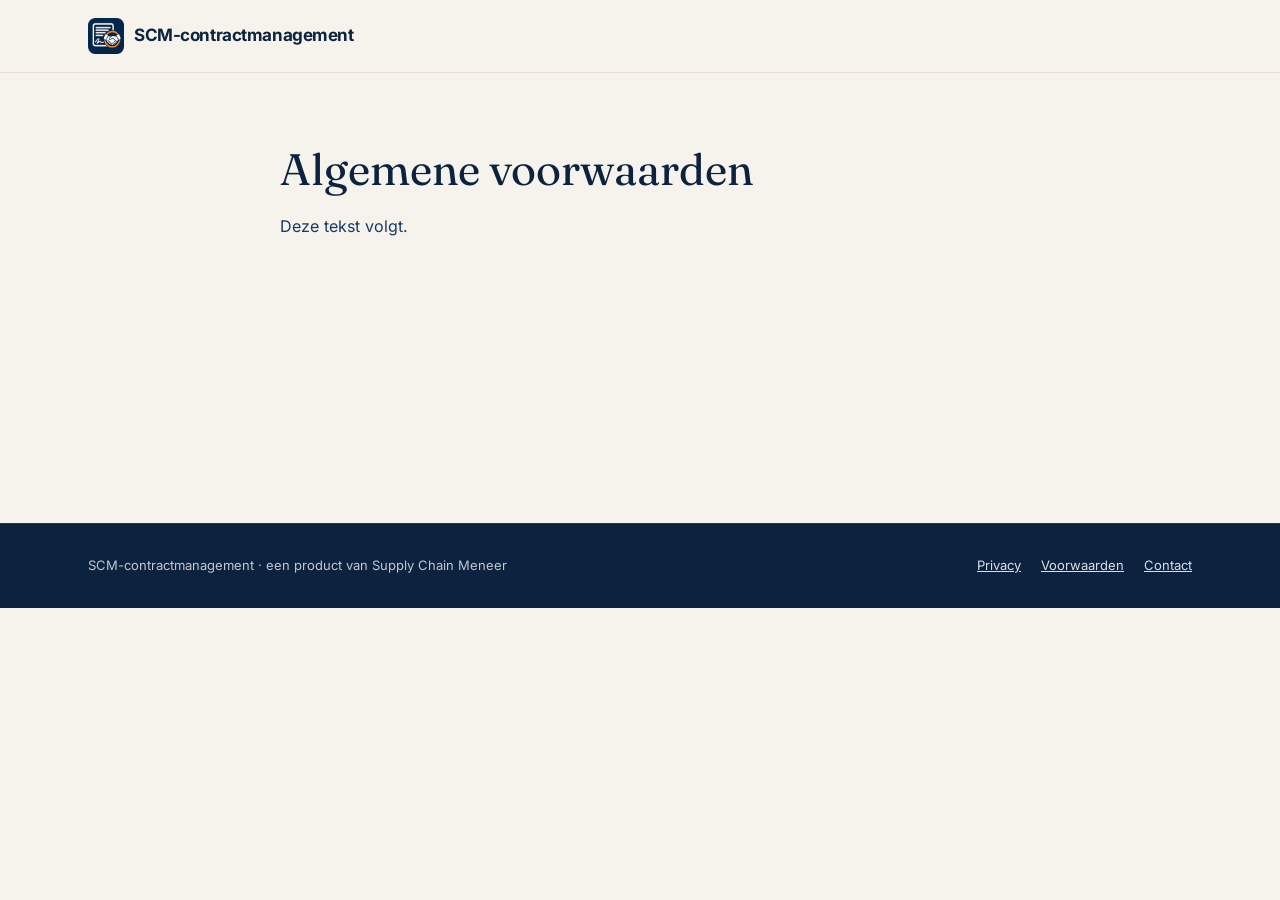
<file: voorwaarden.html>
<!doctype html>
<html lang="nl">
<head>
<meta charset="utf-8">
<meta name="viewport" content="width=device-width, initial-scale=1">
<title>Algemene voorwaarden – SCM-contractmanagement</title>
<meta name="description" content="Algemene voorwaarden van SCM-contractmanagement.">
<meta name="robots" content="noindex">
<link rel="icon" href="favicon.ico" sizes="any">
<link rel="apple-touch-icon" href="apple-touch-icon.png">
<link rel="stylesheet" href="stijl.css">
</head>
<body>
<header class="kopbalk">
  <nav class="nav rand" aria-label="Hoofdmenu">
    <a class="merk" href="./"><img class="beeldmerk" src="beeldmerk.png" alt="" width="36" height="36"><span>SCM-contractmanagement</span></a>
  </nav>
</header>
<main class="los rand">
  <h1>Algemene voorwaarden</h1>
  <p class="lede">Deze tekst volgt.</p>
</main>
<footer class="voet">
  <div class="voet-romp rand">
    <span>SCM-contractmanagement · een product van Supply Chain Meneer</span>
    <span class="voet-links">
      <a href="privacy.html">Privacy</a>
      <a href="voorwaarden.html">Voorwaarden</a>
      <a href="mailto:info@supplychainmeneer.nl">Contact</a>
    </span>
  </div>
</footer>
</body>
</html>
</file>
<file: stijl.css>
/* Redactionele variant van de Supply Chain Meneer-familie. Tokens uit de app
   (docs/stijl/tokens.css), crème uit de stijlgids van SCM-VAR §1.2. */
@font-face{font-family:Inter;src:url(fonts/inter.woff2) format("woff2");font-weight:100 900;font-display:swap}
@font-face{font-family:Fraunces;src:url(fonts/fraunces.woff2) format("woff2");font-weight:400;font-style:normal;font-display:swap}
@font-face{font-family:Fraunces;src:url(fonts/fraunces-cursief.woff2) format("woff2");font-weight:400;font-style:italic;font-display:swap}

:root{
  --merk:#0c2340;
  --op-merk:#fff;
  --accent:#e8912d;
  --accent-donker:#c77b25;
  --op-accent:#0c2340;
  --accent-kop:#955b19; /* oranje als tekst op licht; #b26e20 haalt 4,5:1 niet op crème */
  --tekst:#0c2340;
  --tekst-zacht:#16386a;
  --lijn:#d3dce8;
  --lijn-zacht:#eef2f7;
  --vlak:#eef2f7;
  --achtergrond:#f6f7f9;
  --wit:#fff;
  --aandacht-vlak:#fceedd;
  --aandacht-tekst:#955b19;
  --fout-tekst:#991b1b;
  --fout-vlak:#fef2f2;
  --fout-rand:#fca5a5;
  --fout-streep:#dc2626;
  --status-actief:#10b981;
  --status-controle:#0ea5e9;
  --site-creme:#f6f3ec;
  --site-creme-donker:#f2ecdf;
  --site-lijn:#e6dfd0;
  --sans:Inter,system-ui,-apple-system,"Segoe UI",sans-serif;
  --serif:Fraunces,Georgia,serif;
  --breed:1152px;
}

*{box-sizing:border-box}
html{-webkit-text-size-adjust:100%}
body{margin:0;background:var(--site-creme);color:var(--tekst);font-family:var(--sans);line-height:1.5;overflow-wrap:break-word}
h1,h2,h3,p,ol,ul{margin:0}
ol,ul{padding:0;list-style:none}
a{color:var(--tekst)}
a:hover{color:var(--tekst-zacht)}
a:focus-visible,button:focus-visible{outline:2px solid var(--accent);outline-offset:2px}
[id]{scroll-margin-top:16px}

.overslaan{position:absolute;left:-999px;top:8px;background:var(--wit);padding:8px 12px;border-radius:8px;z-index:2}
.overslaan:focus{left:16px}

.rand{max-width:var(--breed);margin:0 auto;padding-left:24px;padding-right:24px}
.sectie{padding-top:96px;padding-bottom:96px}
.vlak-wit{background:var(--wit);border-top:1px solid var(--site-lijn)}
.vlak-wit.onderrand{border-bottom:1px solid var(--site-lijn)}
.vlak-creme{background:var(--site-creme-donker)}
.vlak-merk{background:var(--merk);color:var(--op-merk)}
.kolommen{display:flex;flex-wrap:wrap;gap:48px}
.kolommen>*{flex:1 1 400px;min-width:0}
.midden{align-items:center}

/* Koppen */
.label{margin-bottom:16px;font-size:12px;font-weight:600;letter-spacing:.16em;text-transform:uppercase;color:var(--accent-kop)}
.label::before{content:"";display:inline-block;width:1.4rem;height:2px;background:var(--merk);margin-right:.6rem;vertical-align:middle}
.vlak-merk .label{color:var(--accent)}
.vlak-merk .label::before{background:var(--accent)}
h1,h2{font-family:var(--serif);font-weight:400;line-height:1.15}
h1{font-size:60px;line-height:1.12}
h2{font-size:40px}
h2.groot{font-size:44px}
h1 em,h2 em{color:var(--accent-kop)}
.kop-ruimte{margin-bottom:48px;max-width:40rem}
.lede{font-size:16px;line-height:1.6;color:var(--tekst-zacht)}

/* Knoppen */
.knop{display:inline-flex;align-items:center;justify-content:center;min-height:48px;padding:0 22px;border-radius:8px;font-size:15px;font-weight:600;text-decoration:none}
.knop-klein{min-height:40px;padding:0 16px;font-size:14px}
.knop-primair{background:var(--accent);color:var(--op-accent)}
.knop-primair:hover{background:var(--accent-donker);color:var(--op-accent)}
.knop-rand{border:1px solid var(--merk)}
.knop-rand:hover{background:var(--site-creme-donker)}

/* Navigatie */
.kopbalk{border-bottom:1px solid var(--site-lijn)}
.nav{display:flex;align-items:center;justify-content:space-between;gap:24px;padding-top:18px;padding-bottom:18px}
.merk{display:flex;align-items:center;gap:10px;text-decoration:none;font-weight:700;letter-spacing:-.025em;font-size:17px}
.beeldmerk{flex:none;width:36px;height:36px}
.nav-links{display:flex;align-items:center;gap:28px;font-size:14px;font-weight:500}
.nav-links a{text-decoration:none}
.nav-links a:hover{text-decoration:underline;text-underline-offset:2px}
.nav-rechts{display:flex;align-items:center;gap:12px}
.menuknop{display:none;width:40px;height:40px;align-items:center;justify-content:center;background:none;border:1px solid var(--merk);border-radius:8px;color:var(--tekst);cursor:pointer}

/* Hero */
.hero{display:flex;flex-wrap:wrap;gap:56px;align-items:center;padding-top:88px;padding-bottom:96px}
.hero>*{flex:1 1 420px;min-width:0}
.hero .label{margin-bottom:20px}
.hero-tekst{margin-top:28px;font-size:18px;line-height:1.6;max-width:34rem;color:var(--tekst-zacht)}
.knoppen{margin-top:36px;display:flex;flex-wrap:wrap;gap:12px}
.hero-noot{margin-top:20px;font-size:13px;color:var(--tekst-zacht)}

/* Dashboardvoorbeeld */
.paneel{background:var(--wit);border:1px solid var(--lijn);border-radius:12px;box-shadow:0 10px 15px -3px rgb(0 0 0/.1),0 4px 6px -4px rgb(0 0 0/.1);overflow:hidden}
.paneel-kop{background:var(--merk);color:var(--op-merk);padding:12px 16px;display:flex;align-items:center;justify-content:space-between;gap:12px;font-size:13px}
.paneel-kop strong{font-weight:600}
.paneel-kop span{font-size:12px;color:rgb(255 255 255/.75)}
.paneel-romp{padding:20px;display:flex;flex-direction:column;gap:16px}
.waarschuwing{border:1px solid var(--fout-rand);border-left:4px solid var(--fout-streep);background:var(--fout-vlak);border-radius:12px;padding:12px 14px;font-size:13px;color:var(--fout-tekst)}
.paneel-label{font-size:12px;font-weight:600;text-transform:uppercase;letter-spacing:.025em;color:var(--tekst-zacht)}
.rij{display:grid;grid-template-columns:1fr auto auto;gap:6px 12px;align-items:center;padding:10px 0;border-bottom:1px solid var(--lijn-zacht);font-size:13px}
.rij:last-child{border-bottom:0}
.rij>span:first-child{font-weight:500}
.rij time{min-width:76px;text-align:right;color:var(--tekst-zacht);font-variant-numeric:tabular-nums}
.status{display:inline-flex;align-items:center;gap:6px;border-radius:999px;background:var(--vlak);color:var(--tekst-zacht);padding:2px 8px;font-size:12px;white-space:nowrap}
.status i{width:6px;height:6px;border-radius:999px}
.status-besluit{background:var(--aandacht-vlak);color:var(--aandacht-tekst);font-weight:600}
.berekening{background:var(--achtergrond);border-radius:8px;padding:12px 14px;font-size:12px;color:var(--tekst-zacht)}
.berekening strong{color:var(--tekst)}

/* Probleem */
.probleem{display:flex;flex-direction:column;gap:20px;font-size:16px;line-height:1.6;color:rgb(255 255 255/.85)}

/* Stappen */
.stappen{display:grid;grid-template-columns:repeat(auto-fit,minmax(260px,1fr));gap:24px}
.kaart{background:var(--wit);border:1px solid var(--site-lijn);border-radius:12px;padding:28px}
.stap-nr{display:flex;width:36px;height:36px;border-radius:999px;background:var(--merk);color:var(--op-merk);align-items:center;justify-content:center;font-weight:700;font-size:14px}
.stap-nr.laatste{background:var(--accent);color:var(--op-accent)}
.stappen h3{margin:20px 0 8px;font-size:18px;font-weight:600}
.stappen p,.functie p{font-size:15px;line-height:1.6;color:var(--tekst-zacht)}

/* Bewakingsschema */
.schema{display:flex;flex-direction:column;gap:10px}
.schema li{display:grid;grid-template-columns:88px 104px 1fr;gap:4px 16px;align-items:center;padding:14px 18px;border:1px solid var(--lijn);border-radius:12px}
.schema b{font-weight:700;font-variant-numeric:tabular-nums}
.schema strong{font-weight:600}
.schema span{font-size:14px;color:var(--tekst-zacht)}
.schema .besluit{border-color:var(--accent);background:var(--aandacht-vlak)}
.schema .besluit span{color:var(--tekst)}
.schema .kritiek{border-color:var(--fout-rand);border-left:4px solid var(--fout-streep);background:var(--fout-vlak);padding-left:15px}
.schema .kritiek b,.schema .kritiek strong,.schema .kritiek span{color:var(--fout-tekst)}
.noot{margin-top:24px;font-size:13px;color:var(--tekst-zacht)}

/* Functies */
.functies{display:grid;grid-template-columns:repeat(auto-fit,minmax(300px,1fr));gap:40px 48px}
.functie{display:flex;gap:16px}
.functie svg{flex:none;margin-top:2px;width:24px;height:24px;fill:none;stroke:var(--accent);stroke-width:2;stroke-linecap:round;stroke-linejoin:round}
.functie h3{margin-bottom:6px;font-size:16px;font-weight:600}

/* Adviseurs */
.tekstlink{font-size:15px;font-weight:600;text-underline-offset:3px}
.rechten-kop{margin-bottom:16px;font-size:14px;font-weight:600}
.rechten{display:flex;flex-direction:column;gap:14px;font-size:15px}
.rechten li{display:flex;gap:12px;align-items:flex-start}
.vink{flex:none;width:18px;height:18px;margin-top:2px;border-radius:4px;background:var(--accent);color:var(--op-accent);font-size:12px;font-weight:700;display:flex;align-items:center;justify-content:center}
.vink.leeg{border:1px solid var(--lijn);background:var(--wit)}
.kaart-noot{margin-top:20px;padding-top:16px;border-top:1px solid var(--lijn-zacht);font-size:13px;color:var(--tekst-zacht)}

/* Veiligheid */
.waarborgen{display:grid;grid-template-columns:repeat(auto-fit,minmax(220px,1fr));gap:24px}
.waarborgen>div{border-top:2px solid var(--merk);padding-top:16px}
.waarborgen h3{margin-bottom:6px;font-size:16px;font-weight:600}
.waarborgen p{font-size:14px;line-height:1.6;color:var(--tekst-zacht)}

/* Prijzen */
.prijzen{display:grid;grid-template-columns:repeat(auto-fit,minmax(280px,1fr));gap:24px}
.prijs{border:1px solid var(--lijn);border-radius:12px;padding:28px;display:flex;flex-direction:column;gap:12px}
.prijs.uitgelicht{border:2px solid var(--accent)}
.prijs h3{font-size:18px;font-weight:600}
.prijs p{font-size:14px;color:var(--tekst-zacht)}
.prijs .bedrag{margin-top:8px;font-family:var(--serif);font-size:36px;line-height:1.2;color:var(--tekst)}
.prijs .bedrag+p{font-size:13px}

/* Oproep en voet */
.oproep{max-width:768px;margin:0 auto;text-align:center}
.oproep p{margin:16px 0 32px;font-size:17px;line-height:1.6;color:rgb(255 255 255/.8)}
.voet{background:var(--merk);color:rgb(255 255 255/.75);border-top:1px solid rgb(255 255 255/.1)}
.voet-romp{display:flex;flex-wrap:wrap;gap:16px;justify-content:space-between;padding-top:32px;padding-bottom:32px;font-size:13px}
.voet-links{display:flex;gap:20px;flex-wrap:wrap}
.voet a{color:rgb(255 255 255/.85)}
.voet a:hover{color:var(--op-merk)}

/* Juridische pagina's */
.los{max-width:768px;padding-top:72px;padding-bottom:96px;min-height:50vh}
.los h1{font-size:44px;margin-bottom:20px}

@media (max-width:767px){
  .menuknop{display:inline-flex}
  .nav{flex-wrap:wrap;gap:0 12px}
  .nav-rechts{margin-left:auto}
  .nav-links{display:none;order:3;flex:1 1 100%;flex-direction:column;align-items:flex-start;gap:0;padding-top:8px}
  .nav-links.open{display:flex}
  .nav-links a{display:flex;align-items:center;min-height:44px;width:100%}
  .rand{padding-left:16px;padding-right:16px}
  .sectie{padding-top:64px;padding-bottom:64px}
  .hero{padding-top:56px;padding-bottom:64px;gap:40px}
  .hero>*,.kolommen>*{flex-basis:100%}
  h1{font-size:40px}
  h2,h2.groot{font-size:32px}
  .functies,.prijzen,.stappen{grid-template-columns:1fr}
  .schema li{grid-template-columns:88px 1fr}
  .schema span{grid-column:1/-1}
}
@media (max-width:420px){
  .merk span:last-child{font-size:15px}
  .nav-rechts .knop{display:none}
  .rij{grid-template-columns:1fr auto}
  .rij .status{grid-row:2;grid-column:1;justify-self:start}
  .rij time{grid-row:1;grid-column:2}
}

.tekstpagina h2{margin:40px 0 12px;font-size:26px}
.tekstpagina p,.tekstpagina li{font-size:16px;line-height:1.6}
.tekstpagina p+p,.tekstpagina ul+p{margin-top:12px}
.tekstpagina ul{margin:12px 0;padding-left:20px;list-style:disc}
.tabel{margin:16px 0;overflow-x:auto}
.tabel:focus-visible{outline:2px solid var(--accent);outline-offset:2px}
.tabel table{width:100%;border-collapse:collapse;font-size:14px;line-height:1.5;background:var(--wit)}
.tabel th,.tabel td{padding:10px 12px;border:1px solid var(--site-lijn);text-align:left;vertical-align:top}
.tabel th{font-weight:600}

/* Besparingscalculator (besparingscalculator.html): invoer links, uitkomst rechts; stapelt op mobiel */
.calc-kop{padding-top:64px;padding-bottom:88px}
.calc-kop h1{color:var(--op-merk);max-width:18ch}
.calc-kop h1 em{color:var(--accent)}
.calc-lede{margin-top:20px;max-width:40rem;font-size:17px;line-height:1.6;color:rgb(255 255 255/.8)}
.calc-raster{display:grid;grid-template-columns:minmax(0,1fr) minmax(0,1.05fr);gap:28px;margin-top:-48px;padding-bottom:96px;align-items:start}
.calc-paneel{background:var(--wit);border:1px solid var(--site-lijn);border-radius:12px;padding:28px}
.calc-h2{font-size:28px;margin-bottom:20px}
.veld{display:grid;gap:8px;padding:16px 0;border-top:1px solid var(--lijn-zacht)}
.veld:first-of-type{border-top:0;padding-top:0}
.veld-kop{display:flex;justify-content:space-between;align-items:center;gap:12px}
.veld label,.aanname label{font-size:15px;font-weight:600}
.hint{font-size:13px;line-height:1.5;color:var(--tekst-zacht)}
.waarde{font-weight:600;color:var(--tekst);white-space:nowrap}
.getal{width:6.5rem;min-height:40px;padding:6px 10px;border:1px solid var(--lijn);border-radius:8px;font:inherit;font-size:15px;text-align:right;font-variant-numeric:tabular-nums;background:var(--wit);color:var(--tekst)}
.getal-breed{width:8.5rem}
.getal:focus-visible,input[type=range]:focus-visible,summary:focus-visible{outline:2px solid var(--accent);outline-offset:2px}
input[type=range]{width:100%;height:24px;margin:0;accent-color:var(--accent)}
.aannames{margin-top:8px;border-top:1px solid var(--lijn);padding-top:16px}
.aannames summary{cursor:pointer;font-weight:600;font-size:15px;min-height:32px}
.aannames[open] summary{margin-bottom:8px}
.aanname{display:flex;justify-content:space-between;align-items:center;gap:16px;padding:10px 0;border-top:1px solid var(--lijn-zacht)}
.aanname label{font-weight:500;font-size:14px}
.aannames .knop{margin-top:12px;background:none;color:var(--tekst);font:inherit;font-size:14px;font-weight:600;cursor:pointer}
.hoofdcijfers{display:grid;grid-template-columns:minmax(0,1.4fr) minmax(0,1fr);gap:16px;padding-bottom:16px}
.cijfer-label{font-size:13px;color:var(--tekst-zacht)}
.cijfer{margin-top:4px;font-family:var(--serif);font-size:48px;line-height:1.05;color:var(--accent-kop);font-variant-numeric:lining-nums tabular-nums}
.cijfer.negatief{color:var(--fout-tekst)}
.cijfer-klein{font-size:30px;color:var(--tekst)}
.calc-sub{padding-bottom:20px;border-bottom:1px solid var(--lijn);font-size:14px;color:var(--tekst-zacht)}
.staven{display:grid;gap:16px;padding:20px 0;border-bottom:1px solid var(--lijn)}
.staaf-rij{display:grid;gap:6px}
.staaf-kop{display:flex;justify-content:space-between;gap:12px;font-size:14px;font-weight:600}
.staaf-kop span:last-child{font-variant-numeric:tabular-nums;white-space:nowrap}
.staaf{height:8px;background:var(--vlak);border-radius:4px;overflow:hidden}
.staaf i{display:block;height:100%;background:var(--accent);border-radius:4px;transition:width .3s ease}
.kosten{padding:20px 0;border-bottom:1px solid var(--lijn)}
.kosten-regel{display:flex;flex-wrap:wrap;justify-content:space-between;gap:4px 12px;margin:4px 0;font-size:16px;font-weight:600}
.kosten-regel span:last-child{white-space:nowrap;font-variant-numeric:tabular-nums}
.calc-disclaimer{margin-top:16px}
.calc-oproep{margin-top:24px;background:var(--merk);color:var(--op-merk);border-radius:10px;padding:20px}
.calc-oproep p{margin-bottom:16px;font-size:14px;line-height:1.6;color:rgb(255 255 255/.8)}
.calc-oproep strong{color:var(--op-merk)}
.calc-oproep .knop:focus-visible{outline-color:var(--op-merk)}
@media (max-width:860px){.calc-raster{grid-template-columns:minmax(0,1fr)}}
@media (max-width:420px){
  .calc-paneel{padding:20px}
  .veld-kop{align-items:flex-start;flex-direction:column;gap:6px}
  .aanname{flex-direction:column;align-items:flex-start;gap:6px}
  .hoofdcijfers{grid-template-columns:1fr}
  .cijfer{font-size:40px}
}
@media (prefers-reduced-motion:reduce){.staaf i{transition:none}}
</file>
